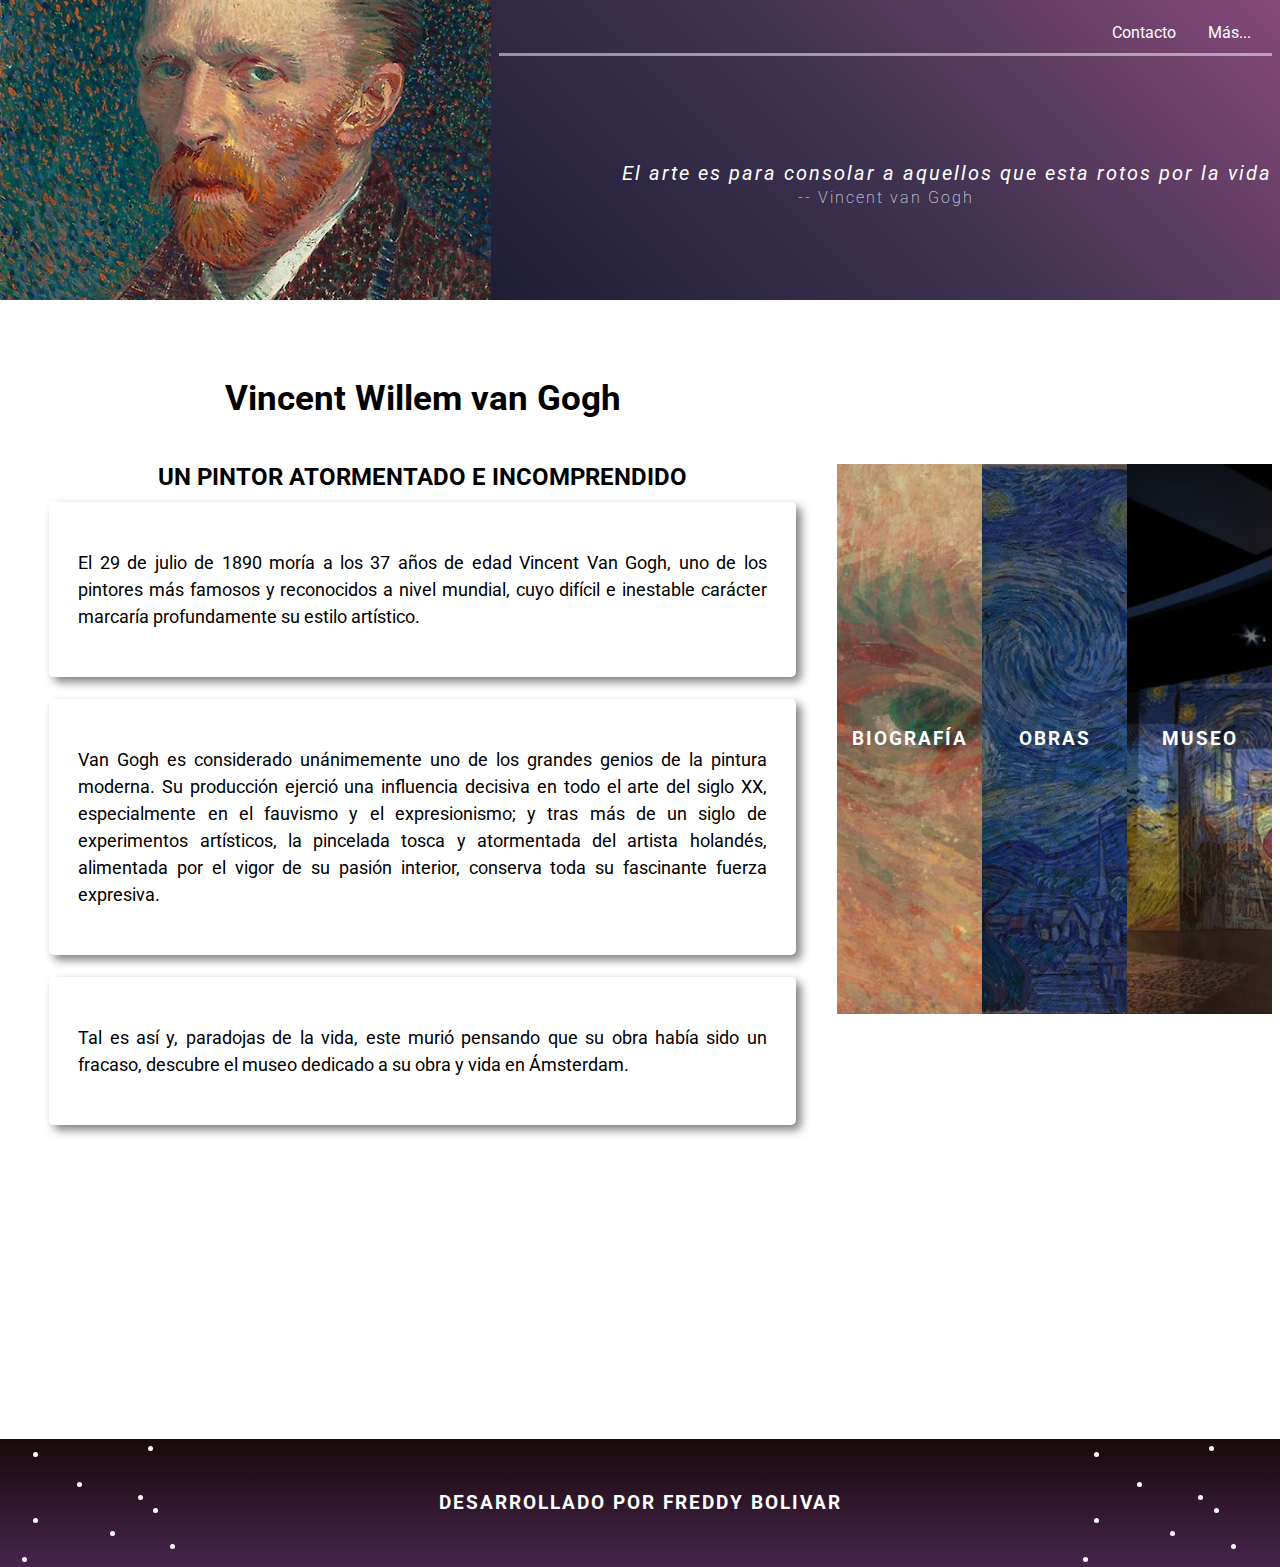
<file: index.html>
<!DOCTYPE html>
<html lang="en">
<head>
    <meta charset="UTF-8">
    <meta name="viewport" content="width=device-width, initial-scale=1.0">
    <title>Vincent van Gogh</title>
    <meta name="description" content="Vincent Van Gogh, uno de los pintores más famosos y reconocidos a nivel mundial, cuyo difícil e inestable carácter marcaría profundamente su estilo artístico.">
    <meta name="keyword" content="Vincent van Gogh, van Gogh, Vincent, Gogh">
    <link rel="preconnect" href="https://fonts.googleapis.com">
    <link rel="preconnect" href="https://fonts.gstatic.com" crossorigin>
    <link href="https://fonts.googleapis.com/css2?family=Roboto:ital,wght@0,100;0,300;0,400;1,100;1,400&display=swap" rel="stylesheet">
    <link rel="icon" href="van gogh's life - 00.ico">
    <link rel="stylesheet" href="styles.css">
</head>
<style>
</style>
<body>
    <header id="header">
        <div class="header-image header-image-activate"></div>
        <div class="header-info">
            <div class="header-menu">
                <nav class="header-menu-list">
                    <a href="mailto:freddybolivar645@gmail.com">Contacto</a>
                    <a href="mas-info.html">Más...</a>
                </nav>
            </div>
            <div class="header-title">
                <blockquote cite="http://example.com/facts">
                    <p class="cite">El arte es para consolar a aquellos que esta rotos por la vida</p>
                    <p class="cite-autor"><span>-- Vincent van Gogh</span></p>
                </blockquote>
            </div>
        </div>
    </header>

    <main class="container">
        <section id="section">
            <article class="article">
                <h1>Vincent Willem van Gogh</h1>

                <h2>un pintor atormentado e incomprendido</h2>
                <p class="article-intro">
                    El 29 de julio de 1890 moría a los 37 años de edad Vincent Van Gogh, uno de los pintores más famosos y reconocidos a nivel mundial, cuyo difícil e inestable carácter marcaría profundamente su estilo artístico.
                </p>
                <p class="article-intro">
                    Van Gogh es considerado unánimemente uno de los grandes genios de la pintura moderna. Su producción ejerció una influencia decisiva en todo el arte del siglo XX, especialmente en el fauvismo y el expresionismo; y tras más de un siglo de experimentos artísticos, la pincelada tosca y atormentada del artista holandés, alimentada por el vigor de su pasión interior, conserva toda su fascinante fuerza expresiva.
                </p>
                <p class="article-intro">
                    Tal es así y, paradojas de la vida, este murió pensando que su obra había sido un fracaso, descubre el museo dedicado a su obra y vida en Ámsterdam.
                </p>
            </article>
            <nav class="nav-s nav-s-activate">
                <a href="biografia.html" class="nav-i">
                    <h3 class="nav-t">Biografía</h3>
                </a>
                <a href="obras.html" class="nav-i">
                    <h3 class="nav-t">Obras</h3>
                </a>
                <a href="museo.html" class="nav-i">
                    <h3 class="nav-t">Museo</h3>
                </a>
            </nav>
            <nav class="cont-3 nav-s-phone">
                <a href="biografia.html" class="p-3">
                    <div class="i"></div>
                    <p>Biografía</p>
                </a>
                <a href="obras.html" class="p-3">
                    <div class="i"></div>
                    <p>Obras</p>

                </a>
                <a href="museo.html" class="p-3">
                    <div class="i"></div>
                    <p>Museo</p>
                </a>
            </nav>
        </section>
    </main>

    <footer id="footer">
        <div class="fondo fondo-left fondo-activate">
            <div class="start-1 start"></div>
            <div class="start-2 start"></div>
            <div class="start-3 start"></div>
            <div class="start-4 start"></div>
            <div class="start-5 start"></div>
            <div class="start-6 start"></div>
            <div class="start-7 start"></div>
            <div class="start-8 start"></div>
            <div class="start-9 start"></div>
        </div>
        <div class="footer-info">
            <h3>Desarrollado por Freddy Bolivar</h3>
        </div>
        <div class="fondo fondo-right fondo-activate">
            <div class="start-1 start"></div>
            <div class="start-2 start"></div>
            <div class="start-3 start"></div>
            <div class="start-4 start"></div>
            <div class="start-5 start"></div>
            <div class="start-6 start"></div>
            <div class="start-7 start"></div>
            <div class="start-8 start"></div>
            <div class="start-9 start"></div>
        </div>
    </footer>
</body>
</html>
</file>
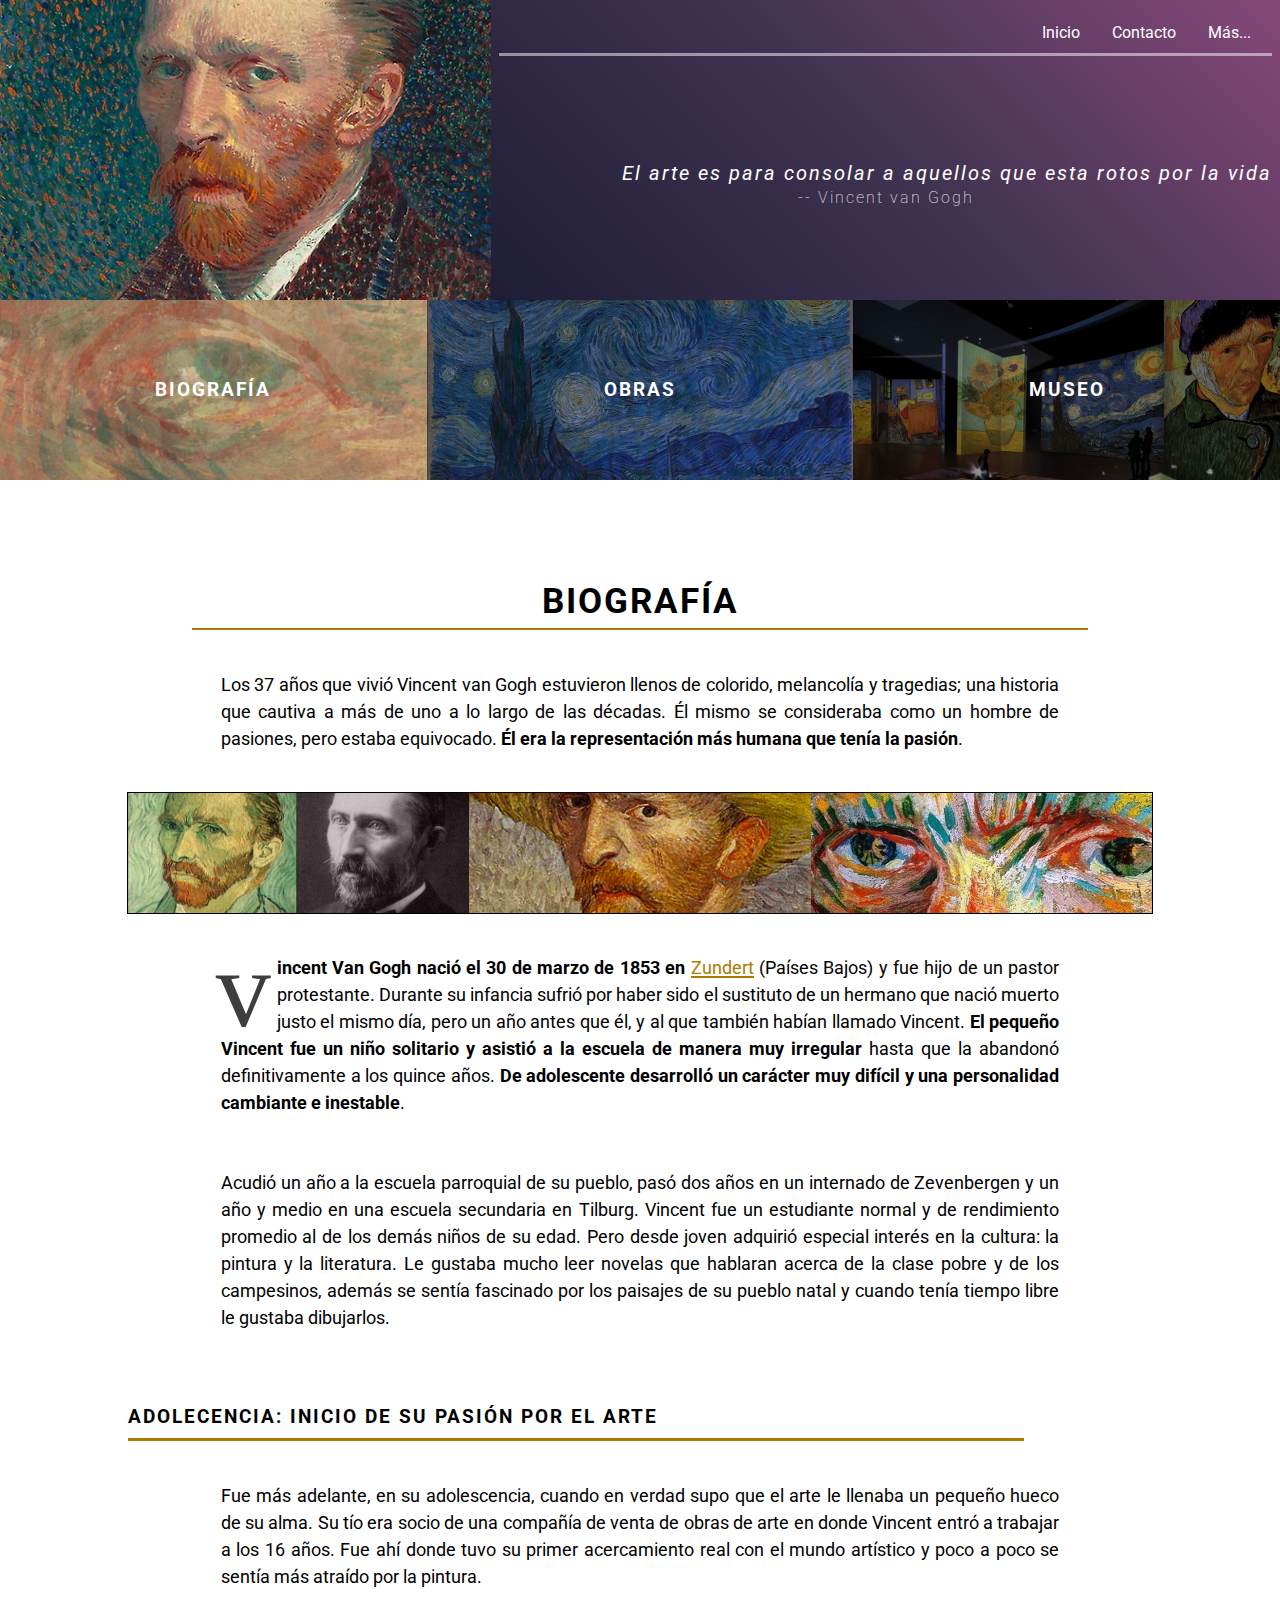
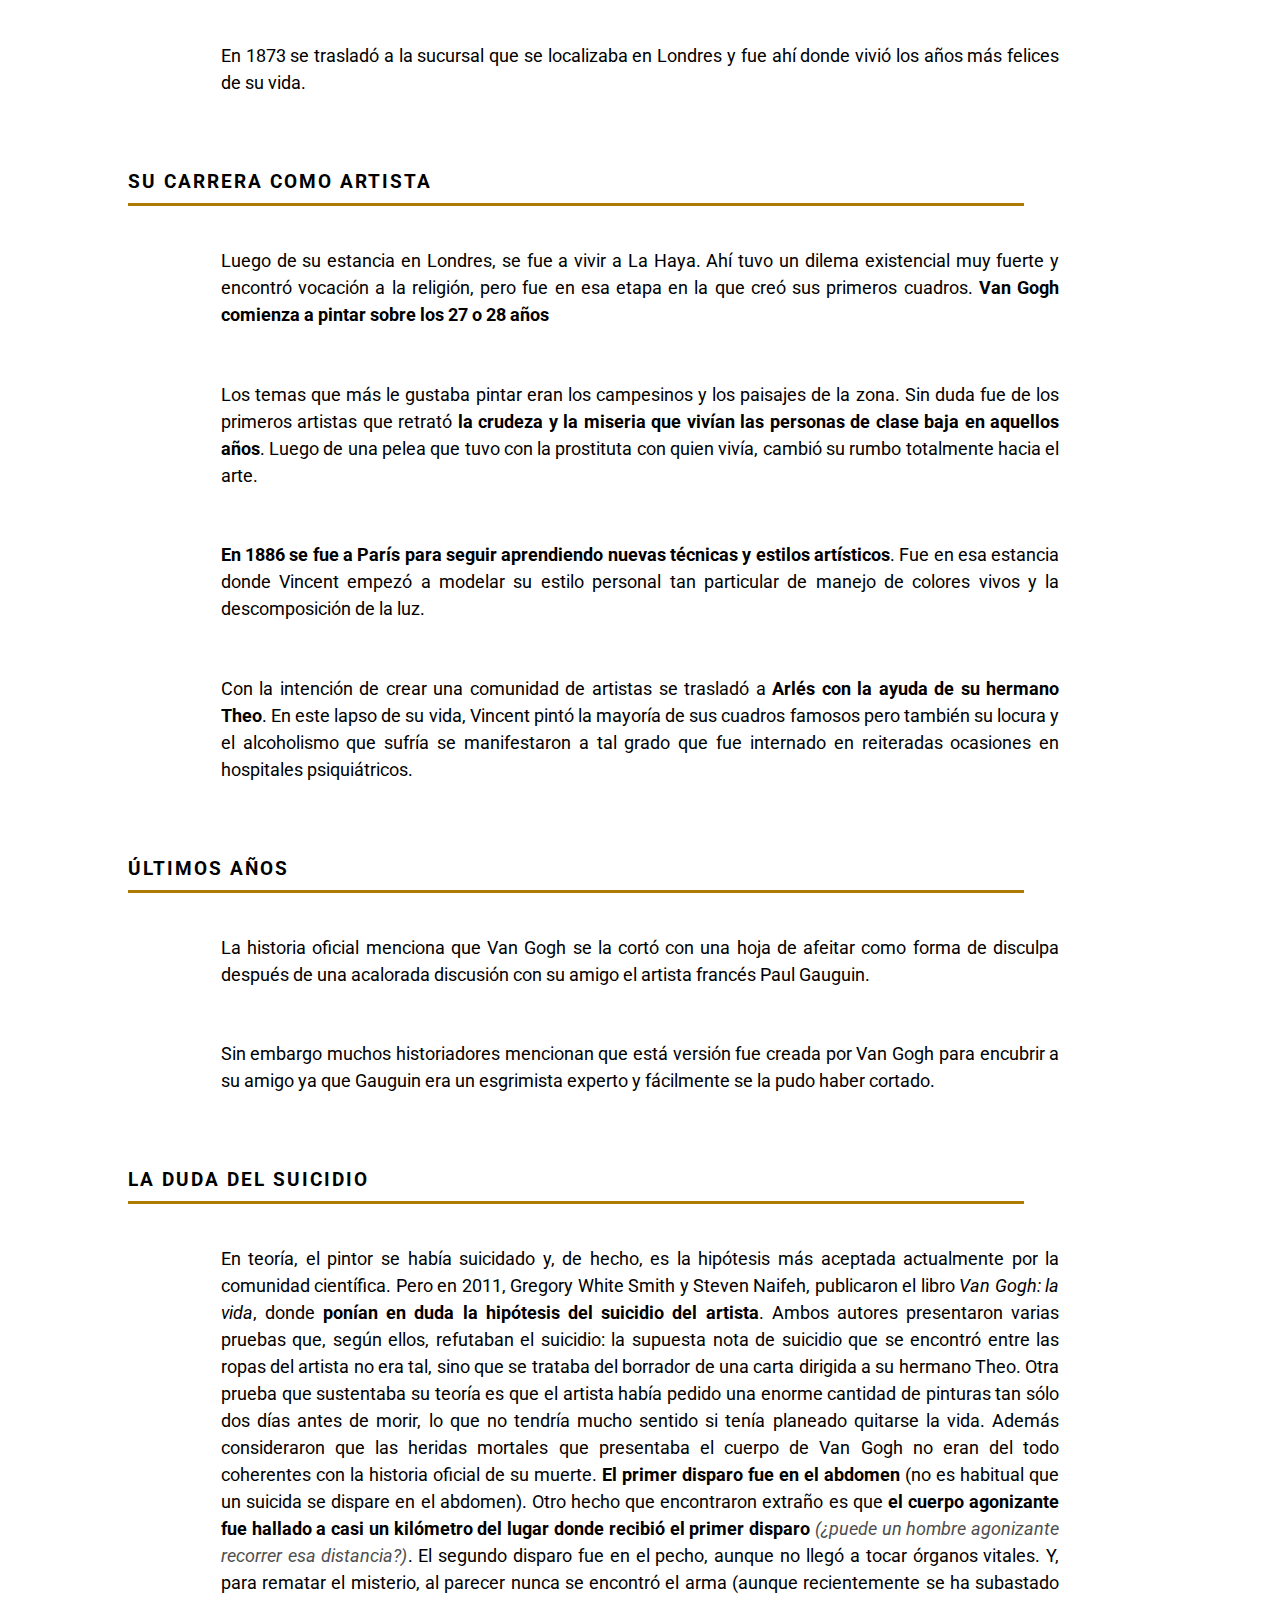
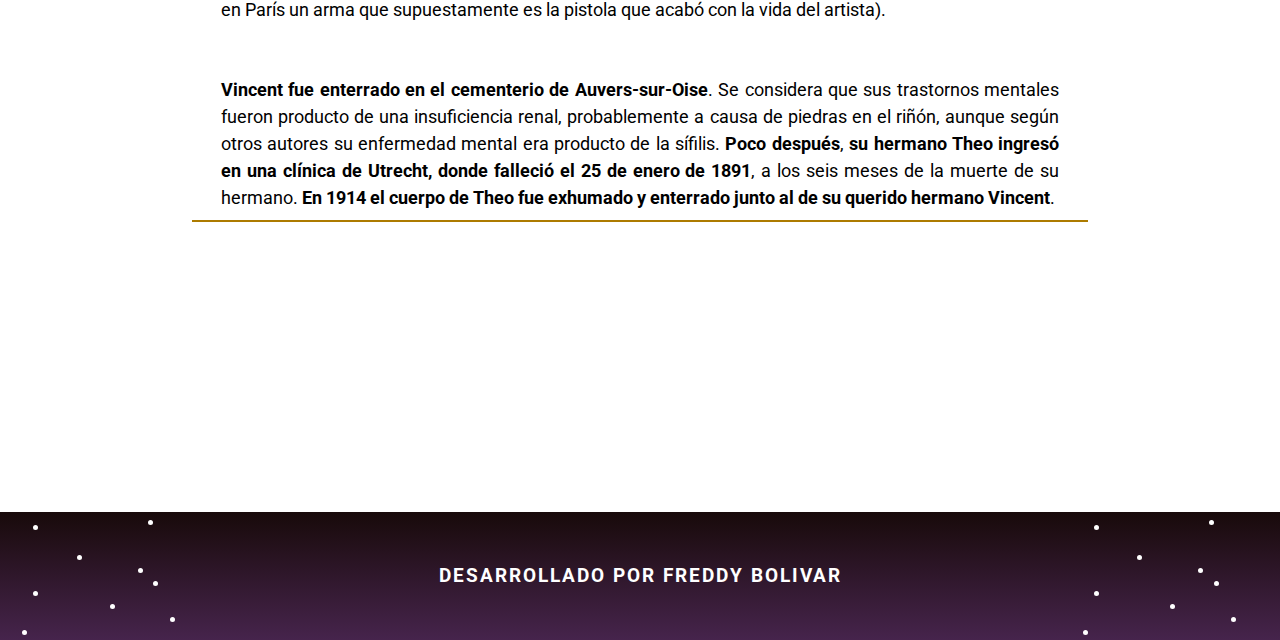
<file: biografia.html>
<!DOCTYPE html>
<html lang="en">
<head>
    <meta charset="UTF-8">
    <meta name="viewport" content="width=device-width, initial-scale=1.0">
    <title>Biografía - Vincent</title>
    <meta name="description" content="Vincent Van Gogh nació el 30 de marzo de 1853 en Zundert">
    <meta name="keyword" content="van Gogh biografía, Vincent biografía, Gogh biografía, biografía van Gogh, biografía Vincent">
    <link rel="preconnect" href="https://fonts.googleapis.com">
    <link rel="preconnect" href="https://fonts.gstatic.com" crossorigin>
    <link href="https://fonts.googleapis.com/css2?family=Roboto:ital,wght@0,100;0,300;0,400;1,100;1,400&display=swap" rel="stylesheet">
    <link rel="icon" href="van gogh's life - 00.ico">
    <link rel="stylesheet" href="styles.css">
    <link rel="stylesheet" href="style-bio.css">
</head>


<body>
    <header id="header">
        <div class="header-image header-image-activate"></div>
        <div class="header-info">
            <div class="header-menu">
                <nav class="header-menu-list">
                    <a href="index.html">Inicio</a>
                    <a href="mailto:freddybolivar645@gmail.com">Contacto</a>
                    <a href="mas-info.html">Más...</a>
                </nav>
            </div>
            <div class="header-title">
                <blockquote cite="http://example.com/facts">
                    <p class="cite">El arte es para consolar a aquellos que esta rotos por la vida</p>
                    <p class="cite-autor"><span>-- Vincent van Gogh</span></p>
                </blockquote>
            </div>
        </div>
    </header>


    <section class="container">
        <div id="section-bio">
            <article class="article-bio">
                <div class="data">
                    <h2>Biografía</h2>
                   <p>
                       Los 37 años que vivió Vincent van Gogh estuvieron llenos de colorido, melancolía y tragedias; una historia que cautiva a más de uno a lo largo de las décadas. Él mismo se consideraba como un hombre de pasiones, pero estaba equivocado. <span style="font-weight: bold;">Él era la representación más humana que tenía la pasión</span>.
                   </p>

                    <div class="cont-bio">
                        <div class="bio-p"></div>
                        <div class="bio-p"></div>
                        <div class="bio-p"></div>
                    </div>
                    <p>
                        V<strong>incent Van Gogh nació el 30 de marzo de 1853 en</strong> <a href="https://viajes.nationalgeographic.com.es/a/conociendo-a-van-gogh-paisajes-que-le-inspiraron_8246" target="_blank">Zundert</a> (Países Bajos) y fue hijo de un pastor protestante. Durante su infancia sufrió por haber sido el sustituto de un hermano que nació muerto justo el mismo día, pero un año antes que él, y al que también habían llamado Vincent. <span>El pequeño Vincent fue un niño solitario y asistió a la escuela de manera muy irregular</span> hasta que la abandonó definitivamente a los quince años. <span>De adolescente desarrolló un carácter muy difícil y una personalidad cambiante e inestable</span>.
                    </p>
                    <p>
                        Acudió un año a la escuela parroquial de su pueblo, pasó dos años en un internado de Zevenbergen y un año y medio en una escuela secundaria en Tilburg. Vincent fue un estudiante normal y de rendimiento promedio al de los demás niños de su edad. Pero desde joven adquirió especial interés en la cultura: la pintura y la literatura. Le gustaba mucho leer novelas que hablaran acerca de la clase pobre y de los campesinos, además se sentía fascinado por los paisajes de su pueblo natal y cuando tenía tiempo libre le gustaba dibujarlos.
                    </p>
                    <h3>ADOLECENCIA: INICIO DE SU PASIÓN POR EL ARTE</h3>
                    <p>Fue más adelante, en su adolescencia, cuando en verdad supo que el arte le llenaba un pequeño hueco de su alma. Su tío era socio de una compañía de venta de obras de arte en donde Vincent entró a trabajar a los 16 años. Fue ahí donde tuvo su primer acercamiento real con el mundo artístico y poco a poco se sentía más atraído por la pintura.</p>
                    <P>
                        En 1873 se trasladó a la sucursal que se localizaba en Londres y fue ahí donde vivió los años más felices de su vida.
                    </P>

                    <h3>SU CARRERA COMO ARTISTA</h3>
                    <p>
                        Luego de su estancia en Londres, se fue a vivir a La Haya. Ahí tuvo un dilema existencial muy fuerte y encontró vocación a la religión, pero fue en esa etapa en la que creó sus primeros cuadros. <strong>Van Gogh comienza a pintar sobre los 27 o 28 años </strong>
                    </p>
                    <p>
                        Los temas que más le gustaba pintar eran los campesinos y los paisajes de la zona. Sin duda fue de los primeros artistas que retrató <span>la crudeza y la miseria que vivían las personas de clase baja en aquellos años</span>. Luego de una pelea que tuvo con la prostituta con quien vivía, cambió su rumbo totalmente hacia el arte.
                    </p>
                    <p>
                        <strong>En 1886 se fue a París para seguir aprendiendo nuevas técnicas y estilos artísticos</strong>. Fue en esa estancia donde Vincent empezó a modelar su estilo personal tan particular de manejo de colores vivos y la descomposición de la luz.
                    </p>
                    <p>
                        Con la intención de crear una comunidad de artistas se trasladó a <strong>Arlés con la ayuda de su hermano Theo</strong>. En este lapso de su vida, Vincent pintó la mayoría de sus cuadros famosos pero también su locura y el alcoholismo que sufría se manifestaron a tal grado que fue internado en reiteradas ocasiones en hospitales psiquiátricos.
                    </p>
                    <h3>ÚLTIMOS AÑOS</h3>
                    <p>
                        La historia oficial menciona que Van Gogh se la cortó con una hoja de afeitar como forma de disculpa después de una acalorada discusión con su amigo el artista francés Paul Gauguin.
                    </p>
                    <p>
                        Sin embargo muchos historiadores mencionan que está versión fue creada por Van Gogh para encubrir a su amigo ya que Gauguin era un esgrimista experto y fácilmente se la pudo haber cortado.
                    </p>

                    <h3>LA DUDA DEL SUICIDIO</h3>
                    <p>
                        En teoría, el pintor se había suicidado y, de hecho, es la hipótesis más aceptada actualmente por la comunidad científica. Pero en 2011, Gregory White Smith y Steven Naifeh, publicaron el libro <span  style="font-weight: normal; font-style: italic;">Van Gogh: la vida</span>, donde <strong>ponían en duda la hipótesis del suicidio del artista</strong>. Ambos autores presentaron varias pruebas que, según ellos, refutaban el suicidio: la supuesta nota de suicidio que se encontró entre las ropas del artista no era tal, sino que se trataba del borrador de una carta dirigida a su hermano Theo. Otra prueba que sustentaba su teoría es que el artista había pedido una enorme cantidad de pinturas tan sólo dos días antes de morir, lo que no tendría mucho sentido si tenía planeado quitarse la vida. Además consideraron que las heridas mortales que presentaba el cuerpo de Van Gogh no eran del todo coherentes con la historia oficial de su muerte. <span>El primer disparo fue en el abdomen</span> (no es habitual que un suicida se dispare en el abdomen). Otro hecho que encontraron extraño es que <span>el cuerpo agonizante fue hallado a casi un kilómetro del lugar donde recibió el primer disparo</span> <span style="font-weight:normal; font-style:italic; color: #4e4e4e;">(¿puede un hombre agonizante recorrer esa distancia?)</span>. El segundo disparo fue en el pecho, aunque no llegó a tocar órganos vitales. Y, para rematar el misterio, al parecer nunca se encontró el arma (aunque recientemente se ha subastado en París un arma que supuestamente es la pistola que acabó con la vida del artista).
                    </p>
                    <p>
                        <strong>Vincent fue enterrado en el cementerio de Auvers-sur-Oise</strong>. Se considera que sus trastornos mentales fueron producto de una insuficiencia renal, ​probablemente a causa de piedras en el riñón, aunque según otros autores su enfermedad mental era producto de la sífilis. <span>Poco después</span>,  <strong>su hermano Theo ingresó en una clínica de Utrecht, donde falleció el 25 de enero de 1891</strong>, a los seis meses de la muerte de su hermano. <strong>En 1914 el cuerpo de Theo fue exhumado y enterrado junto al de su querido hermano Vincent</strong>.
                    </p>
                </div>
            </article>
            <nav class="nav-s nav-s-activate">
                <a href="biografia.html" class="nav-i">
                    <h3 class="nav-t">Biografía</h3>
                </a>
                <a href="obras.html" class="nav-i">
                    <h3 class="nav-t">Obras</h3>
                </a>
                <a href="museo.html" class="nav-i">
                    <h3 class="nav-t">Museo</h3>
                </a>
            </nav>
            <nav class="cont-3 nav-s-phone">
                <a href="biografia.html" class="p-3">
                    <div class="i"></div>
                    <p>Biografía</p>
                </a>
                <a href="obras.html" class="p-3">
                    <div class="i"></div>
                    <p>Obras</p>

                </a>
                <a href="museo.html" class="p-3">
                    <div class="i"></div>
                    <p>Museo</p>
                </a>
            </nav>
        </div>
    </section>

    <footer id="footer">
        <div class="fondo fondo-left fondo-activate">
            <div class="start-1 start"></div>
            <div class="start-2 start"></div>
            <div class="start-3 start"></div>
            <div class="start-4 start"></div>
            <div class="start-5 start"></div>
            <div class="start-6 start"></div>
            <div class="start-7 start"></div>
            <div class="start-8 start"></div>
            <div class="start-9 start"></div>
        </div>
        <div class="footer-info">
            <h3>Desarrollado por Freddy Bolivar</h3>
        </div>
        <div class="fondo fondo-right fondo-activate">
            <div class="start-1 start"></div>
            <div class="start-2 start"></div>
            <div class="start-3 start"></div>
            <div class="start-4 start"></div>
            <div class="start-5 start"></div>
            <div class="start-6 start"></div>
            <div class="start-7 start"></div>
            <div class="start-8 start"></div>
            <div class="start-9 start"></div>
        </div>
    </footer>
</body>
</html>
</file>
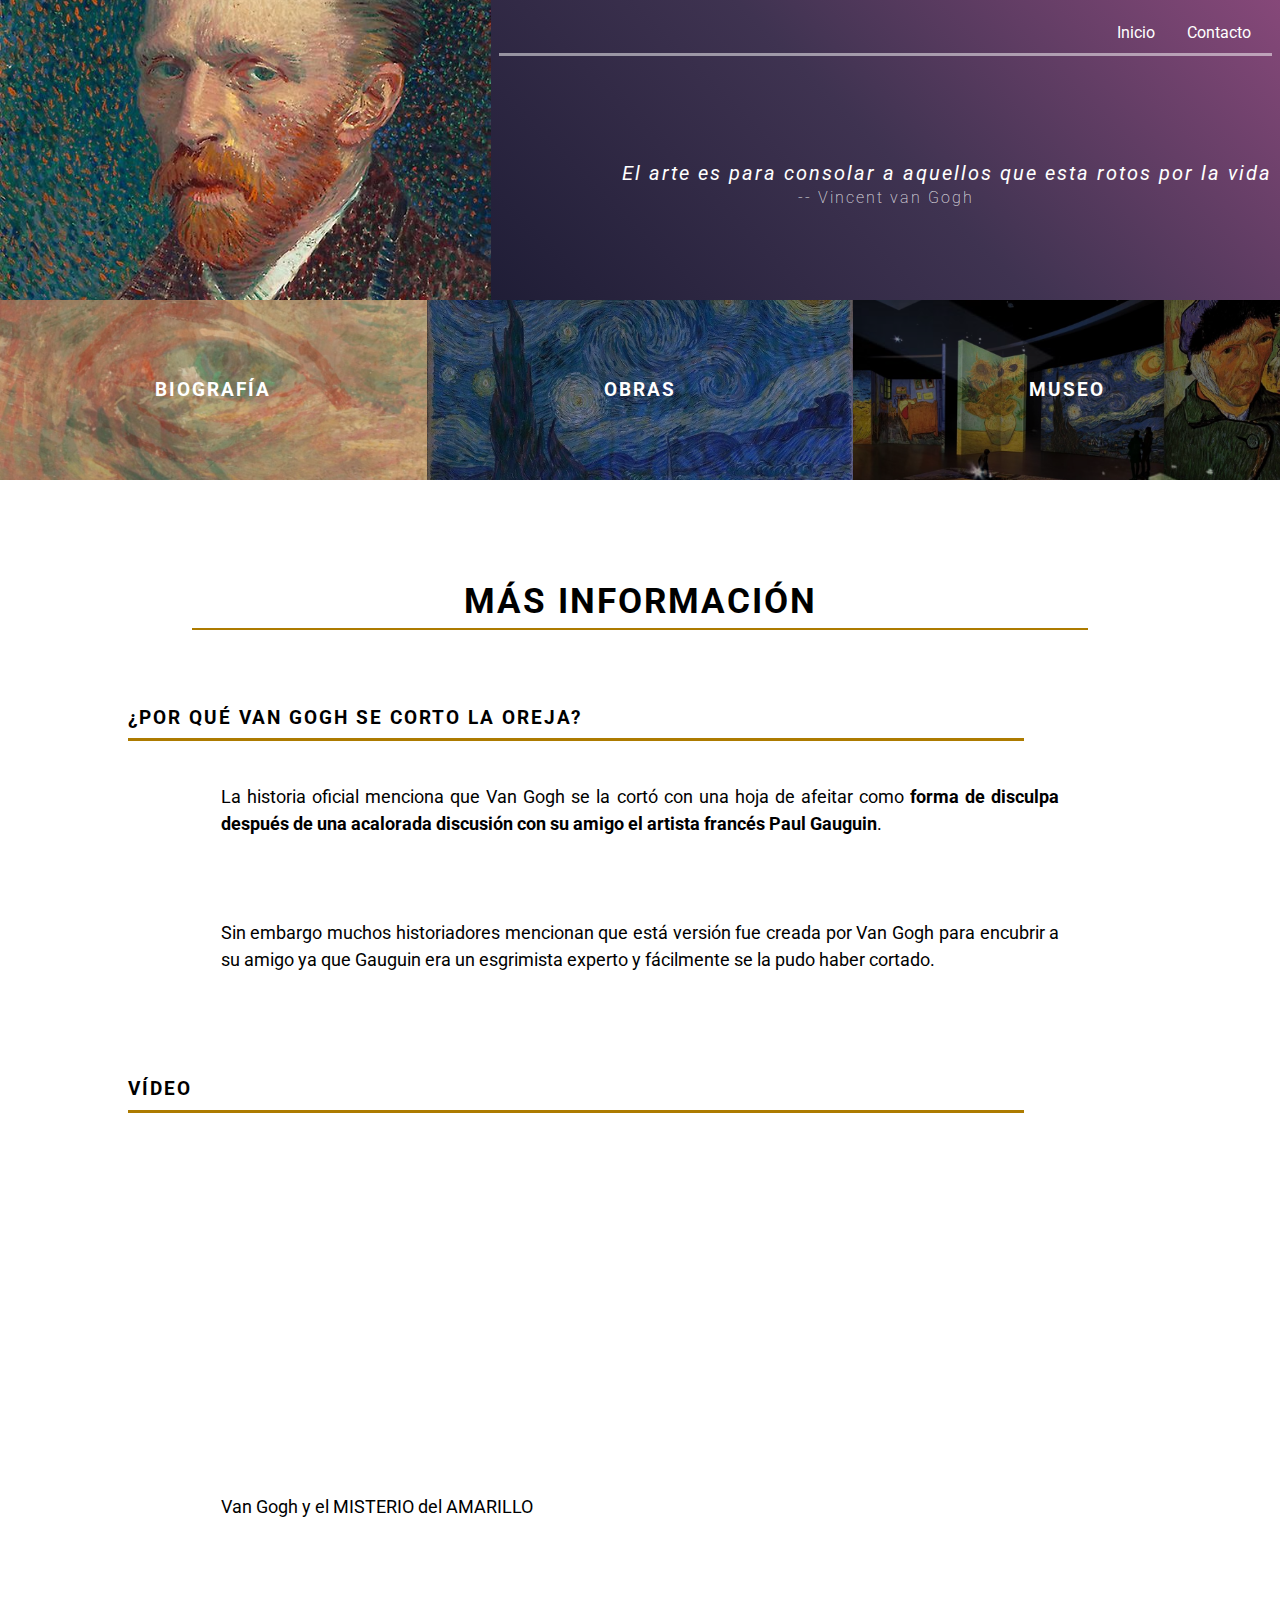
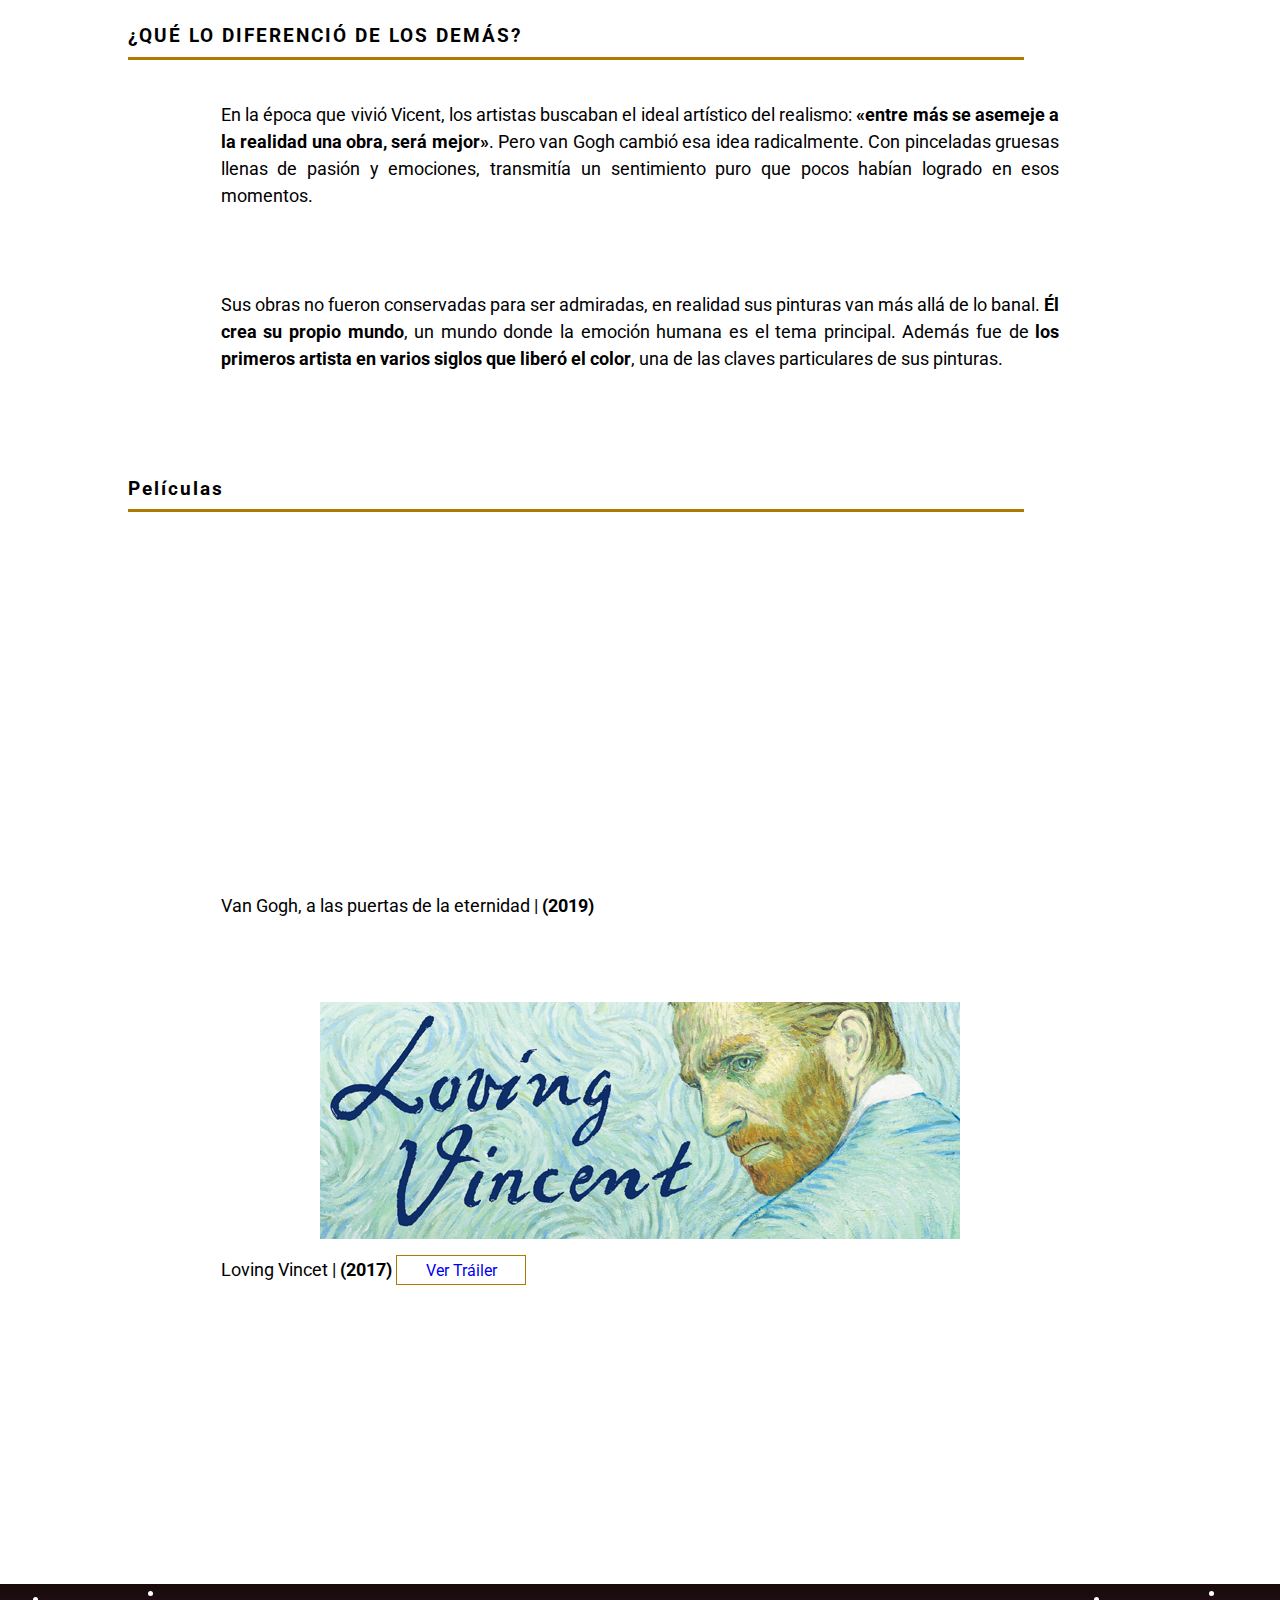
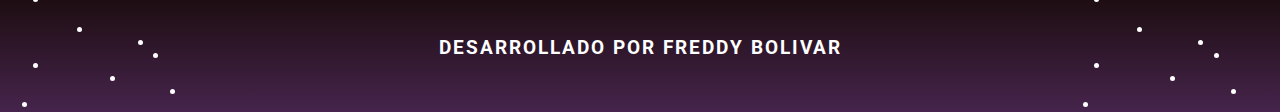
<file: mas-info.html>
<!DOCTYPE html>
<html lang="en">
<head>
    <meta charset="UTF-8">
    <meta name="viewport" content="width=device-width, initial-scale=1.0">
    <title>Información adicional - Vincent</title>
    <meta name="description" content="más de 800 cuadros en nueve años como pintor">
    <meta name="keyword" content="van Gogh curiosidades, Vincent curiosidades, Gogh curiosidades, curiosidades van Gogh, van Gogh peliculas, Vincent peliculas, Gogh peliculas, peliculas van Gogh">
    <link rel="preconnect" href="https://fonts.googleapis.com">
    <link rel="preconnect" href="https://fonts.gstatic.com" crossorigin>
    <link href="https://fonts.googleapis.com/css2?family=Roboto:ital,wght@0,100;0,300;0,400;1,100;1,400&display=swap" rel="stylesheet">

    <link rel="icon" href="van gogh's life - 00.ico">
    <link rel="stylesheet" href="styles.css">
     <link rel="stylesheet" href="styles-museo.css">
     <link rel="stylesheet" href="styles-mas-info.css">

</head>
<body>
    <header id="header">
        <div class="header-image header-image-activate"></div>
        <div class="header-info">
            <div class="header-menu">
                <nav class="header-menu-list">
                    <a href="index.html">Inicio</a>
                    <a href="mailto:freddybolivar645@gmail.com">Contacto</a>
                </nav>
            </div>
            <div class="header-title">
                <blockquote cite="http://example.com/facts">
                    <p class="cite">El arte es para consolar a aquellos que esta rotos por la vida</p>
                    <p class="cite-autor"><span>-- Vincent van Gogh</span></p>
                </blockquote>
            </div>
        </div>
    </header>

    <section class="container">
        <div id="section-museo">
            <article class="article-museo">
                <div class="data">
                    <h2 class="data-title">Más información</h2>
                    <h3>¿POR QUÉ VAN GOGH SE CORTO LA OREJA?</h3>
                   <p class="data-p">
                       La historia oficial menciona que Van Gogh se la cortó con una hoja de afeitar como <span>forma de disculpa después de una acalorada discusión con su amigo el artista francés Paul Gauguin</span>.
                   </p>
                   <p class="data-p">
                       Sin embargo muchos historiadores mencionan que está versión fue creada por Van Gogh para encubrir a su amigo ya que Gauguin era un esgrimista experto y fácilmente se la pudo haber cortado.
                   </p>
                   <h3>VÍDEO</h3>
                   <figure class="data-p">
                        <iframe height="315" src="https://www.youtube.com/embed/QQ9NAFLfbSI" title="YouTube video player" frameborder="0" allow="accelerometer; autoplay; clipboard-write; encrypted-media; gyroscope; picture-in-picture" allowfullscreen></iframe>
                       <figcaption>Van Gogh y el MISTERIO del AMARILLO</figcaption>
                   </figure>

                   <h3>¿QUÉ LO DIFERENCIÓ DE LOS DEMÁS?</h3>
                    <p class="data-p">
                        En la época que vivió Vicent, los artistas buscaban el ideal artístico del realismo: <span>«entre más se asemeje a la realidad una obra, será mejor»</span>. Pero van Gogh cambió esa idea radicalmente. Con pinceladas gruesas llenas de pasión y emociones, transmitía un sentimiento puro que pocos habían logrado en esos momentos.
                    </p>
                    <p class="data-p">
                        Sus obras no fueron conservadas para ser admiradas, en realidad sus pinturas van más allá de lo banal. <span>Él crea su propio mundo</span>, un mundo donde la emoción humana es el tema principal. Además fue de <span>los primeros artista en varios siglos que liberó el color</span>, una de las claves particulares de sus pinturas.
                    </p>


                   <h3>Películas</h3>
                   <figure class="data-p">
                        <iframe src="https://www.youtube.com/embed/-SusXKrzuwM" title="YouTube video player" frameborder="0" allow="accelerometer; autoplay; clipboard-write; encrypted-media; gyroscope; picture-in-picture" allowfullscreen></iframe>
                       <figcaption>Van Gogh, a las puertas de la eternidad | <span style="font-weight:bold;">(2019)</span></figcaption>
                   </figure>

                   <figure class="data-p">
                       <img src="loving-vincent2.jpg" alt="Pelicula Loving Vincent">
                       <figcaption>Loving Vincet | <span style="font-weight:bold;">(2017)</span>
                         <a href="https://www.youtube.com/watch?v=vE4_cjCYg1I" target="_blank" class="data-p-enlace-2"><span>Ver</span> Tráiler</a>
                    </figcaption>
                   </figure>
                </div>
            </article>
            <nav class="nav-s nav-s-activate">
                <a href="biografia.html" class="nav-i">
                    <h3 class="nav-t">Biografía</h3>
                </a>
                <a href="obras.html" class="nav-i">
                    <h3 class="nav-t">Obras</h3>
                </a>
                <a href="museo.html" class="nav-i">
                    <h3 class="nav-t">Museo</h3>
                </a>
            </nav>
            <nav class="cont-3 nav-s-phone">
                <a href="biografia.html" class="p-3">
                    <div class="i"></div>
                    <p>Biografía</p>
                </a>
                <a href="obras.html" class="p-3">
                    <div class="i"></div>
                    <p>Obras</p>

                </a>
                <a href="museo.html" class="p-3">
                    <div class="i"></div>
                    <p>Museo</p>
                </a>
            </nav>
        </div>
    </section>

    <footer id="footer">
        <div class="fondo fondo-left fondo-activate">
            <div class="start-1 start"></div>
            <div class="start-2 start"></div>
            <div class="start-3 start"></div>
            <div class="start-4 start"></div>
            <div class="start-5 start"></div>
            <div class="start-6 start"></div>
            <div class="start-7 start"></div>
            <div class="start-8 start"></div>
            <div class="start-9 start"></div>
        </div>
        <div class="footer-info">
            <h3>Desarrollado por Freddy Bolivar</h3>
        </div>
        <div class="fondo fondo-right fondo-activate">
            <div class="start-1 start"></div>
            <div class="start-2 start"></div>
            <div class="start-3 start"></div>
            <div class="start-4 start"></div>
            <div class="start-5 start"></div>
            <div class="start-6 start"></div>
            <div class="start-7 start"></div>
            <div class="start-8 start"></div>
            <div class="start-9 start"></div>
        </div>
    </footer>
</body>
</html>
</file>
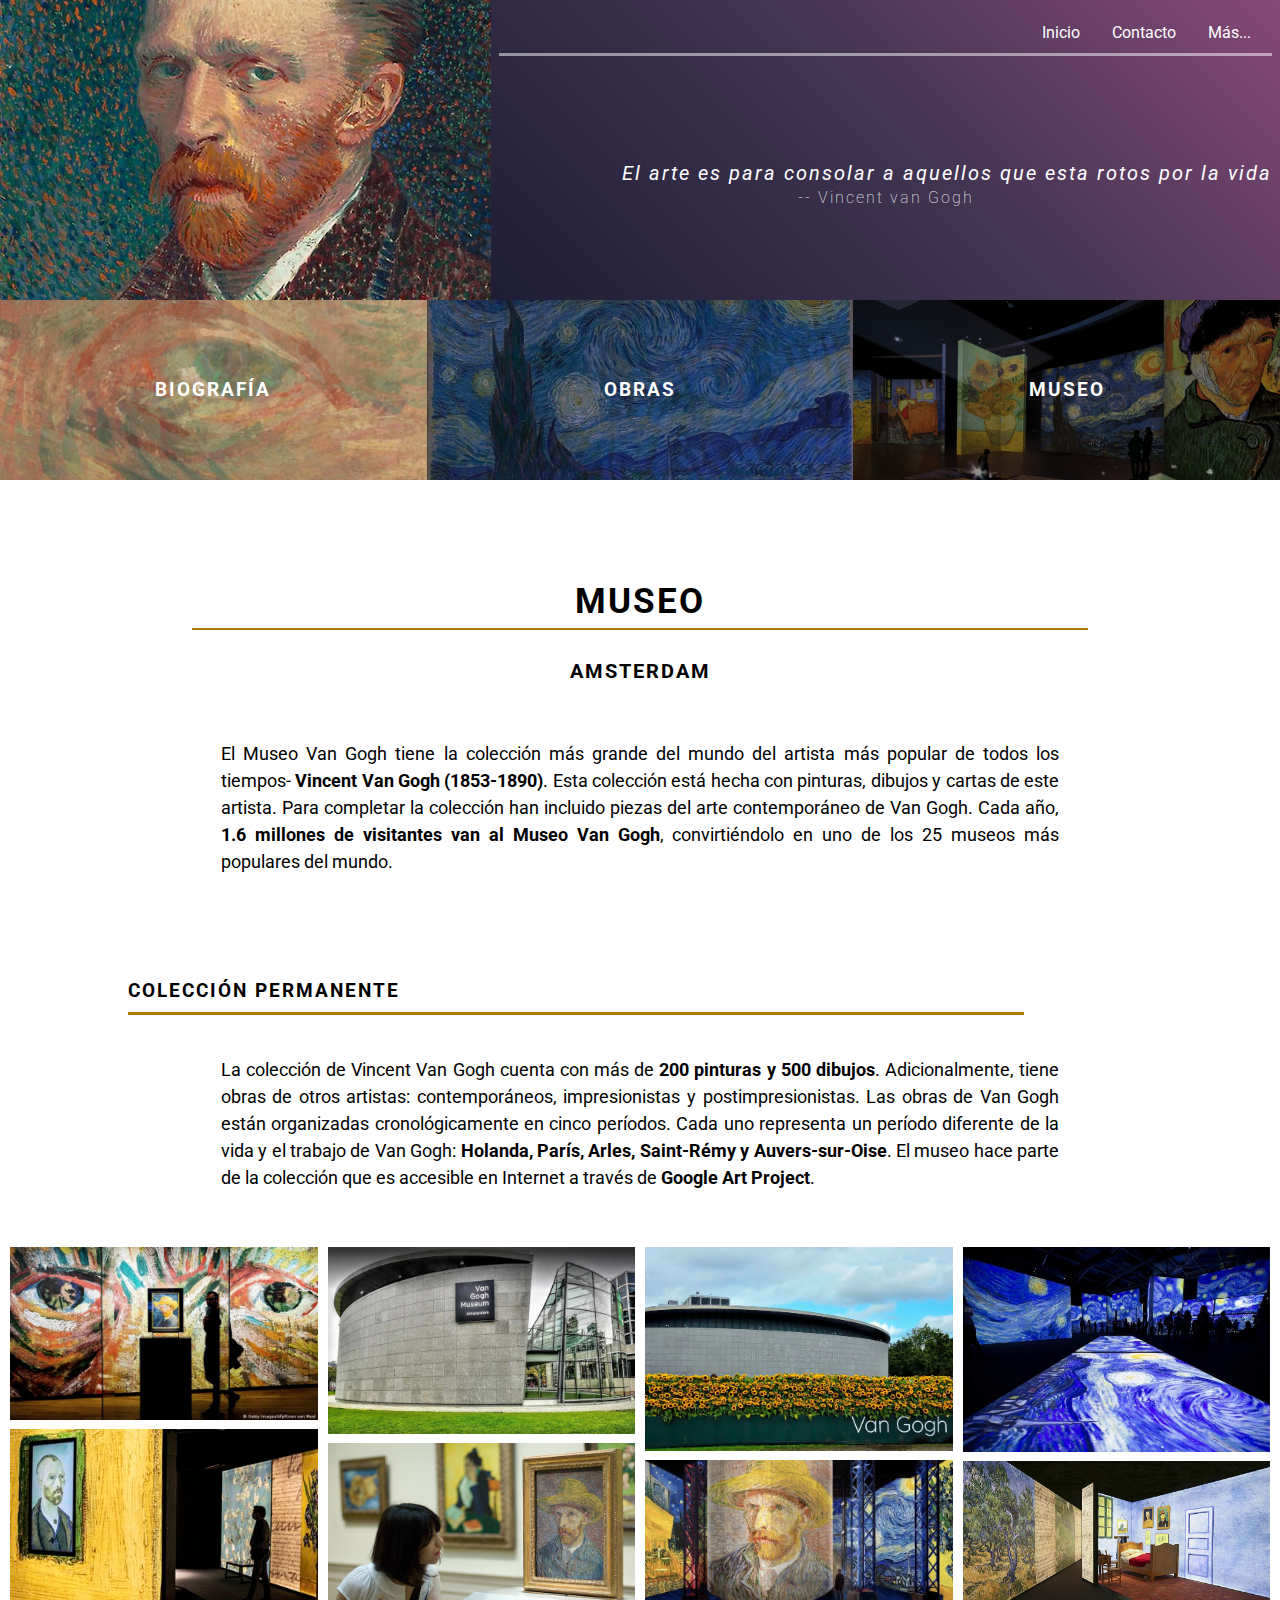
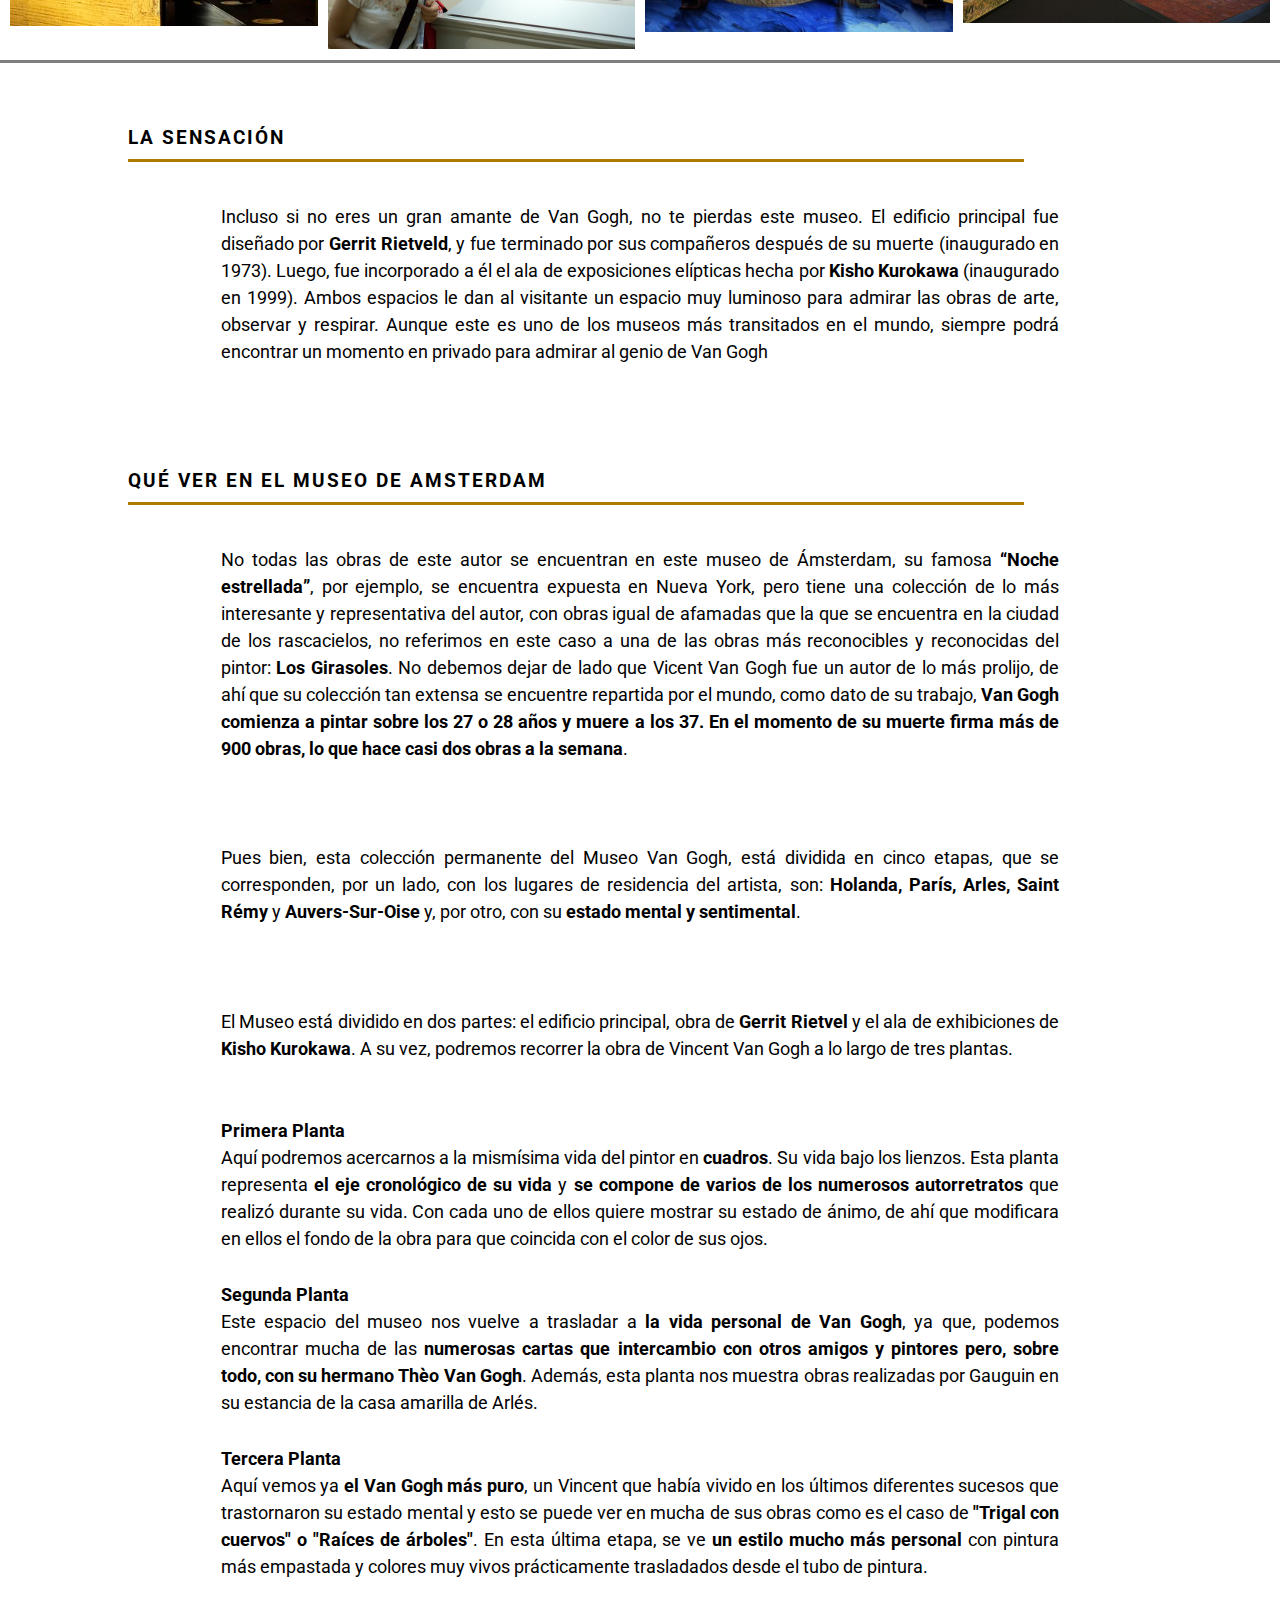
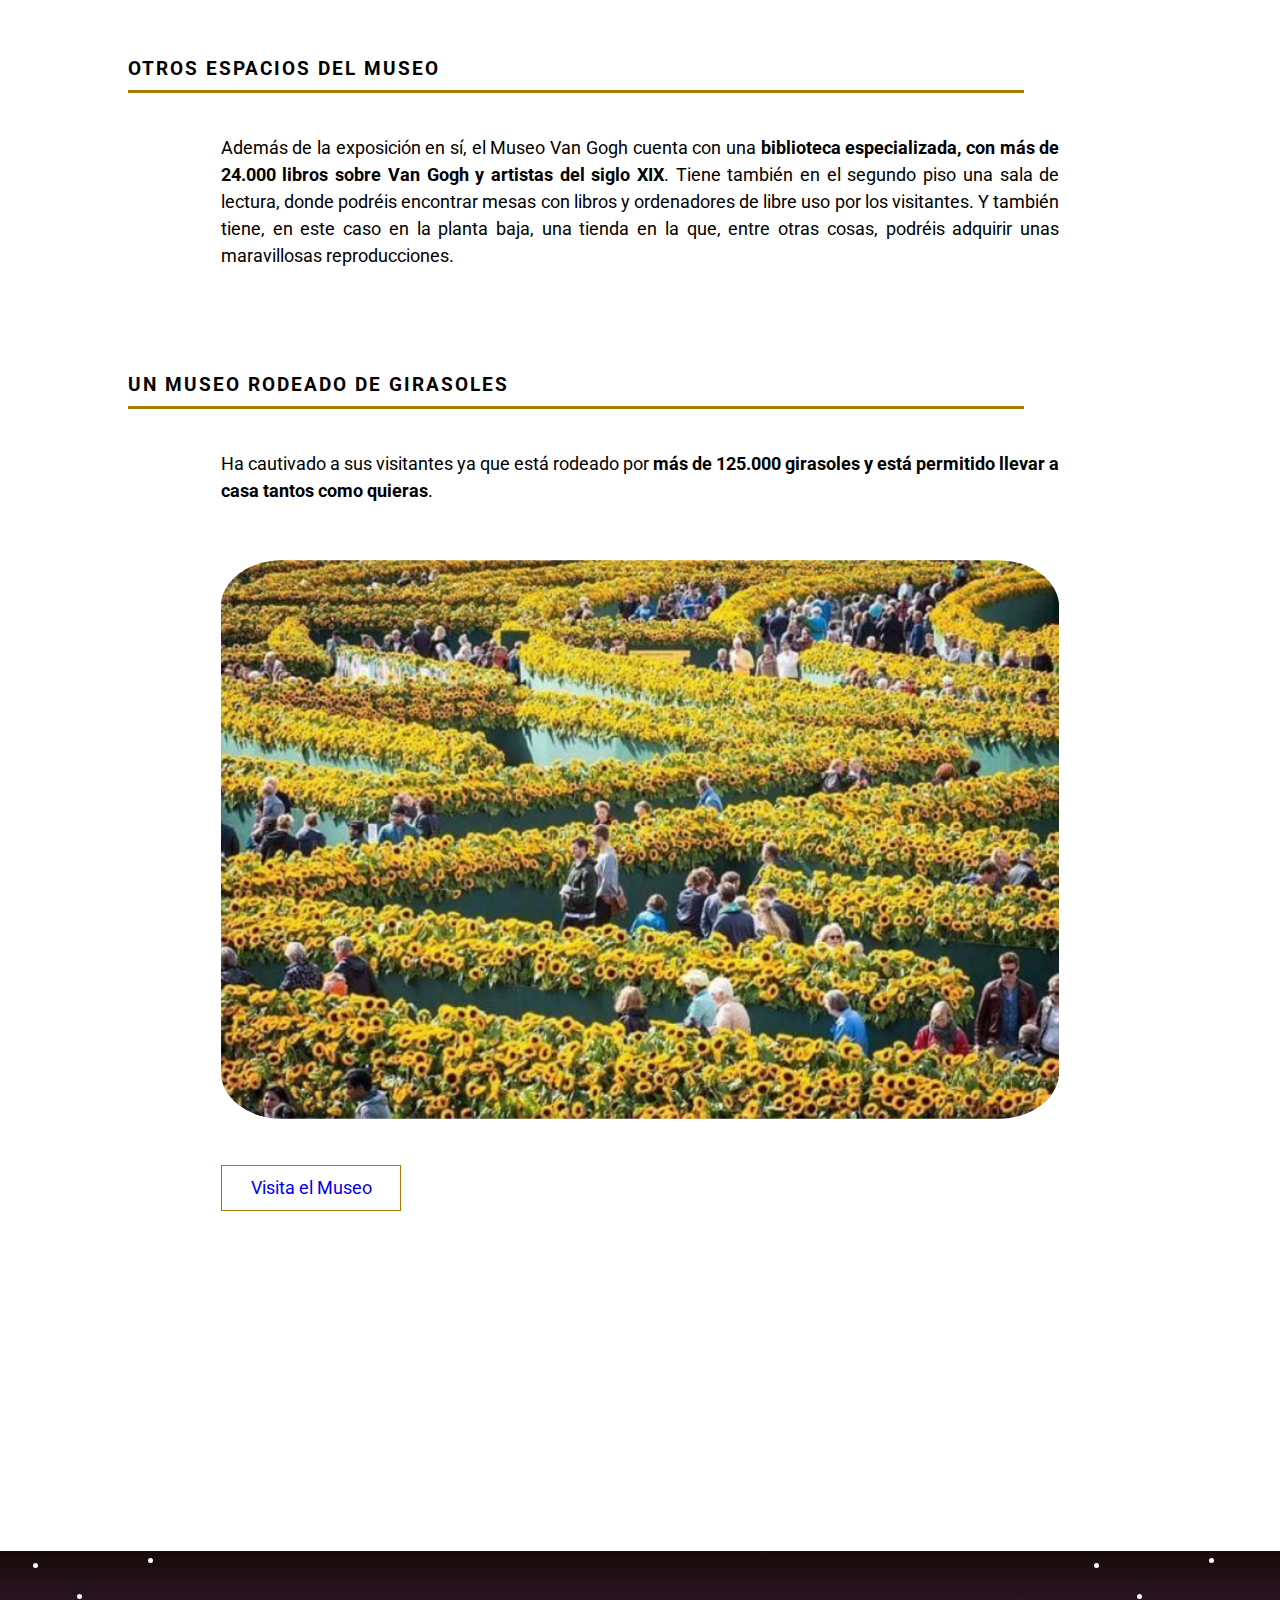
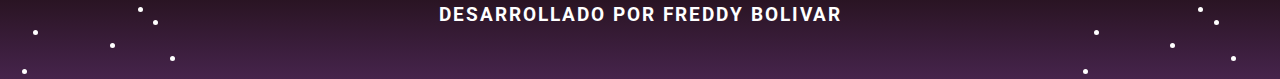
<file: museo.html>
<!DOCTYPE html>
<html lang="en">
<head>
    <meta charset="UTF-8">
    <meta name="viewport" content="width=device-width, initial-scale=1.0">
    <title>Museo - Vincent</title>
    <meta name="description" content="El Museo Van Gogh tiene la colección más grande del mundo del artista más popular de todos los tiempos">
    <meta name="keyword" content="van Gogh museo, Vincent museo, Gogh museo, museo van Gogh, museo Vincent">
    <link rel="preconnect" href="https://fonts.googleapis.com">
    <link rel="preconnect" href="https://fonts.gstatic.com" crossorigin>
    <link href="https://fonts.googleapis.com/css2?family=Roboto:ital,wght@0,100;0,300;0,400;1,100;1,400&display=swap" rel="stylesheet">

    <link rel="icon" href="van gogh's life - 00.ico">
    <link rel="stylesheet" href="styles.css">
    <link rel="stylesheet" href="styles-museo.css">

</head>

<body>
    <header id="header">
        <div class="header-image header-image-activate"></div>
        <div class="header-info">
            <div class="header-menu">
                <nav class="header-menu-list">
                    <a href="index.html">Inicio</a>
                    <a href="mailto:freddybolivar645@gmail.com">Contacto</a>
                    <a href="mas-info.html">Más...</a>
                </nav>
            </div>
            <div class="header-title">
                <blockquote cite="http://example.com/facts">
                    <p class="cite">El arte es para consolar a aquellos que esta rotos por la vida</p>
                    <p class="cite-autor"><span>-- Vincent van Gogh</span></p>
                </blockquote>
            </div>
        </div>
    </header>

    <section class="container c-m">
        <div id="section-museo">
            <article class="article-museo">
                <div class="data">
                    <h2 class="data-title">Museo</h2>
                    <h4 class="data-subtitle">Amsterdam</h4>

                    <p class="data-p">
                        El Museo Van Gogh tiene la colección más grande del mundo del artista más popular de todos los tiempos- <span>Vincent Van Gogh (1853-1890)</span>. Esta colección está hecha con pinturas, dibujos y cartas de este artista. Para completar la colección han incluido piezas del arte contemporáneo de Van Gogh. Cada año, <span>1.6 millones de visitantes van al Museo Van Gogh</span>, convirtiéndolo en uno de los 25 museos más populares del mundo.
                    </p>
                    <h3>COLECCIÓN PERMANENTE</h3>
                    <p class="data-p">
                        La colección de Vincent Van Gogh cuenta con más de <span>200 pinturas y 500 dibujos</span>. Adicionalmente, tiene obras de otros artistas: contemporáneos, impresionistas y postimpresionistas. Las obras de Van Gogh están organizadas cronológicamente en cinco períodos. Cada uno representa un período diferente de la vida y el trabajo de Van Gogh: <span>Holanda, París, Arles, Saint-Rémy y Auvers-sur-Oise</span>. El museo hace parte de la colección que es accesible en Internet a través de <span>Google Art Project</span>.
                    </p>

                </div>

                <div class="data-2-img">
                    <div class="row">
                        <div class="column">
                            <img src="18283061_303.jpg" alt="Imagen del museo de Van Gogh">
                            <img src="V7ZCC6MELVD4XDV5GXBB66JOMU.jpg" alt="Imagen del museo de Van Gogh">
                        </div>
                        <div class="column">
                            <img src="Amsterdam-Museo-vanGogh.jpg" alt="Imagen del museo de Van Gogh">

                            <img src="9315713248_ea12dfd4f4_c.jpg" alt="Imagen del museo de Van Gogh">
                        </div>
                        <div class="column">
                            <img src="la-nueva-entrada-de-van-gogh-museum-con-el-labyr-del-girasol-61719366.jpg" alt="Imagen del museo de Van Gogh">

                            <img src="34B04709-0F95-44A2-A2FA-1A3B1080D08D.jpeg" alt="Imagen del museo de Van Gogh">
                        </div>
                        <div class="column">
                            <img src="L2FPJJPHOVAOJCLKMZ64ZUNASE.jpg" alt="Imagen del museo de Van Gogh">
                            <img src="meet-vincent-van-gogh.jpeg" alt="Imagen del museo de Van Gogh">
                        </div>
                    </div>
                </div>
                <div class="data">
                    <h3>LA SENSACIÓN</h3>
                    <p class="data-p">
                        Incluso si no eres un gran amante de Van Gogh, no te pierdas este museo. El edificio principal fue diseñado por <span>Gerrit Rietveld</span>, y fue terminado por sus compañeros después de su muerte (inaugurado en 1973). Luego, fue incorporado a él el ala de exposiciones elípticas hecha por <span>Kisho Kurokawa</span> (inaugurado en 1999). Ambos espacios le dan al visitante un espacio muy luminoso para admirar las obras de arte, observar y respirar. Aunque este es uno de los museos más transitados en el mundo, siempre podrá encontrar un momento en privado para admirar al genio de Van Gogh
                    </p>
                    <h3>QUÉ VER EN EL MUSEO DE AMSTERDAM</h3>
                    <p class="data-p">
                        No todas las obras de este autor se encuentran en este museo de Ámsterdam, su famosa <span>“Noche estrellada”</span>, por ejemplo, se encuentra expuesta en Nueva York, pero tiene una colección de lo más interesante y representativa del autor, con obras igual de afamadas que la que se encuentra en la ciudad de los rascacielos, no referimos en este caso a una de las obras más reconocibles y reconocidas del pintor: <span>Los Girasoles</span>. No debemos dejar de lado que Vicent Van Gogh fue un autor de lo más prolijo, de ahí que su colección tan extensa se encuentre repartida por el mundo, como dato de su trabajo, <strong>Van Gogh comienza a pintar sobre los 27 o 28 años y muere a los 37. En el momento de su muerte firma más de 900 obras, lo que hace casi dos obras a la semana</strong>.
                    </p>
                    <p class="data-p">
                        Pues bien, esta colección permanente del Museo Van Gogh, está dividida en cinco etapas, que se corresponden, por un lado, con los lugares de residencia del artista, son: <span>Holanda, París, Arles, Saint Rémy</span> y <span>Auvers-Sur-Oise</span> y, por otro, con su <span>estado mental y sentimental</span>.
                    </p>
                    <p class="data-p">
                        El Museo está dividido en dos partes: el edificio principal, obra de <span>Gerrit Rietvel</span> y el ala de exhibiciones de <span>Kisho Kurokawa</span>. A su vez, podremos recorrer la obra de Vincent Van Gogh a lo largo de tres plantas.
                    </p>
                    <dl class="data-p">
                        <dt><span>Primera Planta</span></dt>
                        <dd>Aquí podremos acercarnos a la mismísima vida del pintor en <span>cuadros</span>. Su vida bajo los lienzos. Esta planta representa <span>el eje cronológico de su vida</span> y <span>se compone de varios de los numerosos autorretratos</span> que realizó durante su vida. Con cada uno de ellos quiere mostrar su estado de ánimo, de ahí que modificara en ellos el fondo de la obra para que coincida con el color de sus ojos.</dd>
                    </dl>
                    <dl class="data-p">
                        <dt><span>Segunda Planta</span></dt>
                        <dd>Este espacio del museo nos vuelve a trasladar a <span>la vida personal de Van Gogh</span>, ya que, podemos encontrar mucha de las <span>numerosas cartas que intercambio con otros amigos y pintores pero, sobre todo, con su hermano Thèo Van Gogh</span>. Además, esta planta nos muestra obras realizadas por Gauguin en su estancia de la casa amarilla de Arlés.</dd>
                    </dl>
                    <dl class="data-p">
                        <dt><span>Tercera Planta</span></dt>
                        <dd>Aquí vemos ya <span>el Van Gogh más puro</span>, un Vincent que había vivido en los últimos diferentes sucesos que trastornaron su estado mental y esto se puede ver en mucha de sus obras como es el caso de <span>"Trigal con cuervos"  o "Raíces de árboles"</span>. En esta última etapa, se ve <span>un estilo mucho más personal</span> con pintura más empastada y colores muy vivos prácticamente trasladados desde el tubo de pintura.</dd>
                    </dl>

                    <h3>OTROS ESPACIOS DEL MUSEO</h3>
                    <p class="data-p">
                        Además de la exposición en sí, el Museo Van Gogh cuenta con una <span>biblioteca especializada, con más de 24.000 libros sobre Van Gogh y artistas del siglo XIX</span>. Tiene también en el segundo piso una sala de lectura, donde podréis encontrar mesas con libros y ordenadores de libre uso por los visitantes. Y también tiene, en este caso en la planta baja, una tienda en la que, entre otras cosas, podréis adquirir unas maravillosas reproducciones.
                    </p>

                    <h3>UN MUSEO RODEADO DE GIRASOLES</h3>
                    <p class="data-p">
                        Ha cautivado a sus visitantes ya que está rodeado por <span>más de 125.000 girasoles y está permitido llevar a casa tantos como quieras</span>.
                    </p>

                    <img src="vista-del-museo.jpg" alt="vista de los alrededores del museo de Van Gogh" class="data-p">
                    <p class="data-p">
                        <a href="https://www.vangoghbrabant.com/en/home/van-gogh-brabant" target="_blank" class="data-p-enlace">Visita el Museo</a>
                    </p>
                </div>
            </article>
            <nav class="nav-s nav-s-activate">
                <a href="biografia.html" class="nav-i">
                    <h3 class="nav-t">Biografía</h3>
                </a>
                <a href="obras.html" class="nav-i">
                    <h3 class="nav-t">Obras</h3>
                </a>
                <a href="museo.html" class="nav-i">
                    <h3 class="nav-t">Museo</h3>
                </a>
            </nav>
            <nav class="cont-3 nav-s-phone">
                <a href="biografia.html" class="p-3">
                    <div class="i"></div>
                    <p>Biografía</p>
                </a>
                <a href="obras.html" class="p-3">
                    <div class="i"></div>
                    <p>Obras</p>

                </a>
                <a href="museo.html" class="p-3">
                    <div class="i"></div>
                    <p>Museo</p>
                </a>
            </nav>
        </div>
    </section>

    <footer id="footer">
        <div class="fondo fondo-left fondo-activate">
            <div class="start-1 start"></div>
            <div class="start-2 start"></div>
            <div class="start-3 start"></div>
            <div class="start-4 start"></div>
            <div class="start-5 start"></div>
            <div class="start-6 start"></div>
            <div class="start-7 start"></div>
            <div class="start-8 start"></div>
            <div class="start-9 start"></div>
        </div>
        <div class="footer-info">
            <h3>Desarrollado por Freddy Bolivar</h3>
        </div>
        <div class="fondo fondo-right fondo-activate">
            <div class="start-1 start"></div>
            <div class="start-2 start"></div>
            <div class="start-3 start"></div>
            <div class="start-4 start"></div>
            <div class="start-5 start"></div>
            <div class="start-6 start"></div>
            <div class="start-7 start"></div>
            <div class="start-8 start"></div>
            <div class="start-9 start"></div>
        </div>
    </footer>

</body>
</html>
</file>
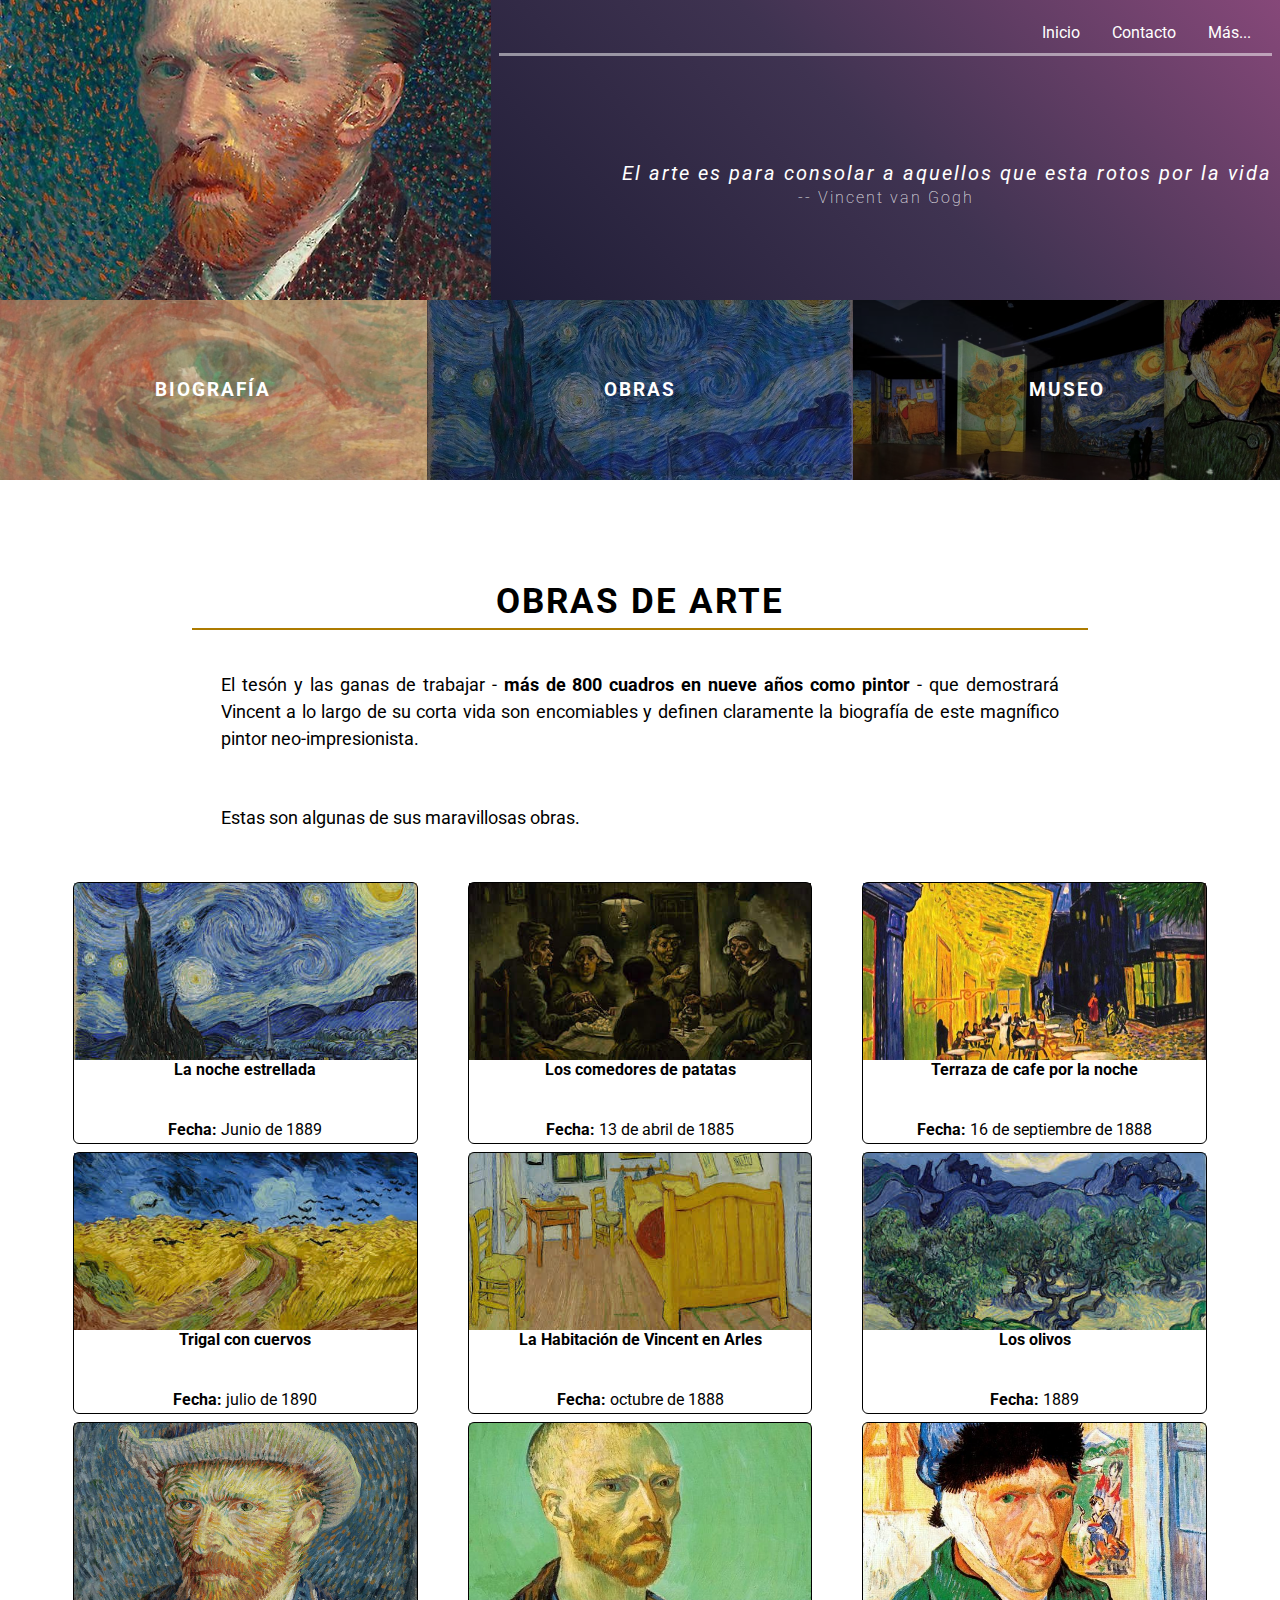
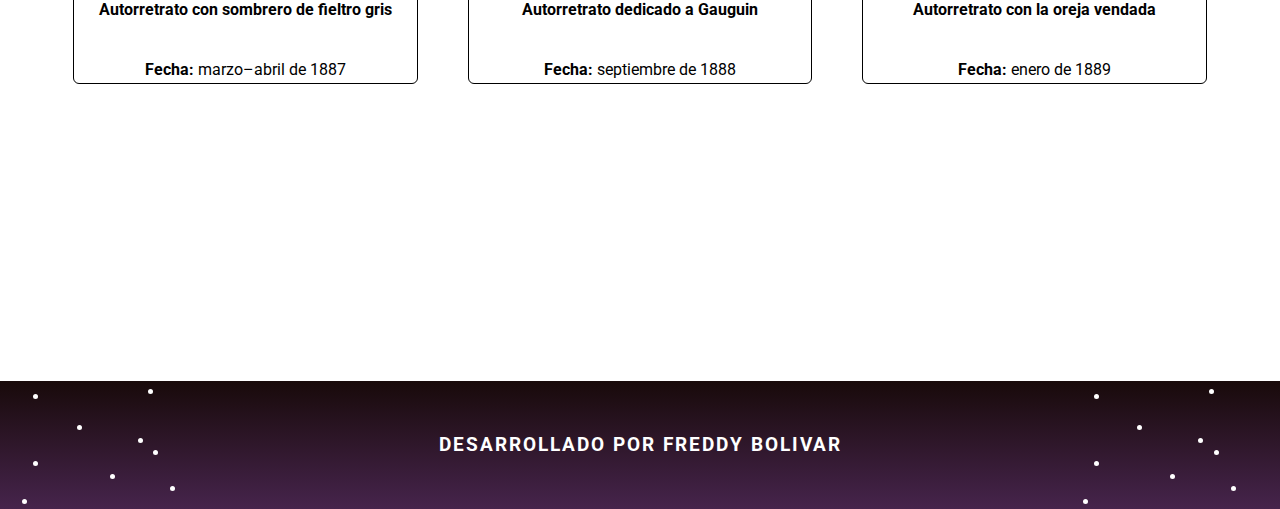
<file: obras.html>
<!DOCTYPE html>
<html lang="en">
<head>
    <meta charset="UTF-8">
    <meta name="viewport" content="width=device-width, initial-scale=1.0">
    <title>Obras de arte - Vincent</title>
    <meta name="description" content="más de 800 cuadros en nueve años como pintor">
    <meta name="keyword" content="van Gogh obras de arte, Vincent obras de arte, Gogh obras de arte, obras de arte van Gogh, obras de arte Vincent, van Gogh pinturas, Vincent pinturas, Gogh pinturas, pinturas van Gogh, pinturas Vincent">
    <link rel="preconnect" href="https://fonts.googleapis.com">
    <link rel="preconnect" href="https://fonts.gstatic.com" crossorigin>
    <link href="https://fonts.googleapis.com/css2?family=Roboto:ital,wght@0,100;0,300;0,400;1,100;1,400&display=swap" rel="stylesheet">

    <link rel="icon" href="van gogh's life - 00.ico">
    <link rel="stylesheet" href="styles.css">
    <link rel="stylesheet" href="styles-obras.css">
</head>
<style>

</style>
<body>
    <header id="header">
        <div class="header-image header-image-activate"></div>
        <div class="header-info">
            <div class="header-menu">
                <nav class="header-menu-list">
                    <a href="index.html">Inicio</a>
                    <a href="mailto:freddybolivar645@gmail.com">Contacto</a>
                    <a href="mas-info.html">Más...</a>
                </nav>
            </div>
            <div class="header-title">
                <blockquote cite="http://example.com/facts">
                    <p class="cite">El arte es para consolar a aquellos que esta rotos por la vida</p>
                    <p class="cite-autor"><span>-- Vincent van Gogh</span></p>
                </blockquote>
            </div>
        </div>
    </header>

    <section class="container">
        <div id="section-obra">
            <article class="article-obra">
                <div class="data">
                    <h2>Obras de arte</h2>
                    <p class="data-parrafo">
                        El tesón y las ganas de trabajar - <span>más de 800 cuadros en nueve años como pintor</span> - que demostrará Vincent a lo largo de su corta vida son encomiables y definen claramente la biografía de este magnífico pintor neo-impresionista.
                    </p>
                    <p class="data-parrafo">
                        Estas son algunas de sus maravillosas obras.
                    </p>
                    <div class="cont-obra">
                        <div class="obra-p">
                            <div class="target">
                                <div class="t-img">
                                    <img src="descarga.jpg" alt="La noche estrellada por Vincent van Gogh">
                                </div>
                                <div class="t-p">
                                    <h4>La noche estrellada</h4>
                                    <p><span>Fecha:</span> Junio de 1889</p>
                                </div>
                            </div>
                            <div class="target">
                                <div class="t-img">
                                    <img src="Los comedores de patatas.jpg" alt="Los comedores de patatas por Vincent van Gogh">
                                </div>
                                <div class="t-p">
                                    <h4>Los comedores de patatas</h4>
                                    <p><span>Fecha:</span> 13 de abril de 1885</p>
                                </div>
                            </div>
                            <div class="target">
                                <div class="t-img">
                                    <img src="Terraza de café por la noche.jpg" alt="Terraza de cafe por la noche por Vincent van Gogh">
                                </div>
                                <div class="t-p">
                                    <h4>Terraza de cafe por la noche</h4>
                                    <p><span>Fecha:</span> 16 de septiembre de 1888</p>
                                </div>
                            </div>
                            <div class="target">
                                <div class="t-img">
                                    <img src="Trigal con cuervos.jpg" alt="Trigal con cuervos por Vincent van Gogh">
                                </div>
                                <div class="t-p">
                                    <h4>Trigal con cuervos</h4>
                                    <p><span>Fecha:</span>  julio de 1890</p>
                                </div>
                            </div>
                            <div class="target">
                                <div class="t-img">
                                    <img src="La Habitación de Vincent.jpg" alt="La Habitación de Vincent en Arles por Vincent van Gogh">
                                </div>
                                <div class="t-p">
                                    <h4>La Habitación de Vincent en Arles</h4>
                                    <p><span>Fecha:</span> octubre de 1888</p>
                                </div>
                            </div>
                            <div class="target">
                                <div class="t-img">
                                    <img src="Los olivos.jpg" alt="Los olivos por Vincent van Gogh">
                                </div>
                                <div class="t-p">
                                    <h4>Los olivos</h4>
                                    <p><span>Fecha:</span> 1889</p>
                                </div>
                            </div>
                            <div class="target">
                                <div class="t-img">
                                    <img src="Autorretrato con sombrero de fieltro gris.jpg" alt="Autorretrato con sombrero de fieltro gris por Vincent van Gogh">
                                </div>
                                <div class="t-p">
                                    <h4>Autorretrato con sombrero de fieltro gris</h4>
                                    <p><span>Fecha:</span> marzo–abril de 1887</p>
                                </div>
                            </div>
                            <div class="target">
                                <div class="t-img">
                                    <img src="Autorretrato dedicado a Gaugin.jpg" alt="Autorretrato dedicado a Gauguin por Vincent van Gogh">
                                </div>
                                <div class="t-p">
                                    <h4>Autorretrato dedicado a Gauguin</h4>
                                    <p><span>Fecha:</span> septiembre de 1888</p>
                                </div>
                            </div>
                            <div class="target">
                                <div class="t-img">
                                    <img src="Autorretrato con la oreja vendada.jpg" alt="Autorretrato con la oreja vendada por Vincent van Gogh">
                                </div>
                                <div class="t-p">
                                    <h4>Autorretrato con la oreja vendada</h4>
                                    <p><span>Fecha:</span> enero de 1889 </p>
                                </div>
                            </div>
                        </div>
                    </div>
                </div>
            </article>
            <nav class="nav-s nav-s-activate">
                <a href="biografia.html" class="nav-i">
                    <h3 class="nav-t">Biografía</h3>
                </a>
                <a href="obras.html" class="nav-i">
                    <h3 class="nav-t">Obras</h3>
                </a>
                <a href="museo.html" class="nav-i">
                    <h3 class="nav-t">Museo</h3>
                </a>
            </nav>
            <nav class="cont-3 nav-s-phone">
                <a href="biografia.html" class="p-3">
                    <div class="i"></div>
                    <p>Biografía</p>
                </a>
                <a href="obras.html" class="p-3">
                    <div class="i"></div>
                    <p>Obras</p>

                </a>
                <a href="museo.html" class="p-3">
                    <div class="i"></div>
                    <p>Museo</p>
                </a>
            </nav>
        </div>
    </section>

    <footer id="footer">
        <div class="fondo fondo-left fondo-activate">
            <div class="start-1 start"></div>
            <div class="start-2 start"></div>
            <div class="start-3 start"></div>
            <div class="start-4 start"></div>
            <div class="start-5 start"></div>
            <div class="start-6 start"></div>
            <div class="start-7 start"></div>
            <div class="start-8 start"></div>
            <div class="start-9 start"></div>
        </div>
        <div class="footer-info">
            <h3>Desarrollado por Freddy Bolivar</h3>
        </div>
        <div class="fondo fondo-right fondo-activate">
            <div class="start-1 start"></div>
            <div class="start-2 start"></div>
            <div class="start-3 start"></div>
            <div class="start-4 start"></div>
            <div class="start-5 start"></div>
            <div class="start-6 start"></div>
            <div class="start-7 start"></div>
            <div class="start-8 start"></div>
            <div class="start-9 start"></div>
        </div>
    </footer>
</body>
</html>
</file>
<file: styles.css>
*{
    margin: 0;
    padding: 0;
    box-sizing: border-box;
    font-family: 'Roboto', sans-serif;

}
body{
    display: flex;
    flex-flow: column nowrap;
    justify-content: space-between;
}

.container{
    display: flex;
    flex-flow: column nowrap;
}

#header{
    display: flex;
    flex-flow: row nowrap;
    width: 100%;
    height: 300px;
}
    .header-image-activate{
        display: block;
    }
    .header-image{
        flex:4 1 auto;
        height: auto;
        background: url("Self-Portrait _ The Art Institute of Chicago.jpg");
        background-position: center;
        background-size:cover;
        margin:0;
        padding:0;
    }
    .header-info{
        flex:1 1 auto;
        display: flex;
        flex-flow: column nowrap;
        justify-content: space-around;
        margin:0;
        padding:.5rem;
        background: linear-gradient(45deg, #1F1D36, #3F3351, #864879);
    }
        .header-menu{
            flex: 1 1 auto;
            margin: 0;
            padding: 0;
            height: 2rem;
        }
            .header-menu-list{
                box-shadow: 0px -3px  rgba(255, 255, 255, .5) inset;
                text-align: right;
                padding: 5px;
                display: flex;
                justify-content: flex-end;
            }
            .header-menu-list a{
                text-decoration: none;
                color:#fff;
                margin: .60rem 1rem;
            }
        .header-title{
            flex: 5 1 auto;
            display: flex;
            align-items: center;

            width: 100%;

            position: relative;
        }
        .header-title blockquote{
            flex: 3 1 auto;
            text-align: center;
            color:#fff;

        }
        .header-title blockquote p{
            flex:1 1 auto;
            align-self: center;
        }
        .cite{
            letter-spacing: 2px;
            font-size: 20px;
            font-weight: 400;
            line-height: 1.5;
            font-style: italic;
            color:#fff;

            text-align: right;


        }
        .cite-autor{
            font-style: normal;
            font-weight: 200;
            letter-spacing: 2px;
            color: rgba(255,255,255, 0.8);
        }


#section{
    flex:5 1 auto;
    background: white;
    display: flex;
    flex-flow: row nowrap;
    width: 100%;
    height: 850px;
    margin: .9rem 0;
    padding: .5rem;


}


    .article{
        flex:1 1 auto;
        width: 100%;
        display: flex;
        flex-flow: column nowrap;
        justify-content: center;
        align-items: center;

        margin:0 auto;
    }
    .article h1{
        flex: 1 1 auto;
        margin-bottom: .5rem;
        text-align: center;
        font-size: 35px;
    }
    .article h2{
        text-transform: uppercase;
        margin: 0 auto;
        text-align: center;
    }
    .article-intro{
        font-size: 18px;
    }

    .article-intro, .article h1{
        text-align: center;
        display: flex;
        justify-content: center;
        align-items: center;
    }


    .article p{
        flex: 1 1 auto;

        text-align: justify;
        width: 90%;
        margin: .7rem auto;
        padding: .7rem 1.8rem;
        line-height: 1.5;

        box-shadow: 5px 5px 10px rgba(0,0,0,0.5);
        border-radius: 5px;

    }

    .nav-s-activate{
        display: block;
    }
    .nav-s-phone{
        display: none;
    }

    .nav-s{
        flex:5 1 auto;
        display: flex;
        align-items: center;
    }
        .nav-i{
            flex:1 1 auto;
            display: flex;
            flex-direction: column;
            justify-content: center;
            align-items: center;

            width: 145px;
            height: 550px;

            text-decoration: none;
            color: white;

            position: relative;

            transition: all .8s;
        }
        .nav-i:hover{
            transform: scale(1.2);
            font-size: 20px;
            z-index: 1;
        }
        .nav-i:nth-child(1){
            background: url("van gogh's life - 00.png");
            background-position: center;
            background-size: cover;
        }
        .nav-i:nth-child(1)::before{
            content:"";

            position: absolute;

            width: 100%;
            height: 100%;

            background: url("van gogh's life - 00.png");

            opacity: .5;
        }
        .nav-i:nth-child(2){
            background: url("A história fascinante por trás da obra _Noite….jpg");
            background-position: center;
            background-size: cover;
        }
        .nav-i:nth-child(2)::before{
            content:"";

            position: absolute;

            width: 100%;
            height: 100%;

            background: url("Un ilustrador recrea la vida de Van Gogh con un cómic lleno de color - Cultura Inquieta.jpg");

            opacity: .5;
        }
        .nav-i:nth-child(3){
            background: url("van_gogh_cuadro_2_15_millones_euros-ktCI--1200x630@abc.jpg");
            background-position: center;
            background-size: cover;
        }
        .nav-i:nth-child(3)::before{
            content:"";

            position: absolute;

            width: 100%;
            height: 100%;

            background: url("van_gogh_cuadro_2_15_millones_euros-ktCI--1200x630@abc.jpg");

            opacity: .5;
        }
        .nav-t{
            text-transform: uppercase;
            letter-spacing: 2px;

            position: relative;
        }
    .nav-section{
        display: flex;
        flex:5 1 65%;
    }
    .nav-img{
        display:flex;
        position:relative;
        flex-direction: column;
        flex:1 1 35%;
        padding:0;
        margin:0;
        width:130px
    }
    .nav-img:hover{
        transform: scale(1.2);
    }
    .nav-img p{
        position: absolute;
        bottom: 0;
        right: 50%;
    }
    .nav-img a{
        display:flex;
        flex: 1 1 100%;
        padding:0;
        margin:0;
        height: 100px;
    }
    .nav-img a img{
        width:auto;
        height:auto;
        max-width: 100%;
        max-height: 100%;
        padding:0;
        margin:0;
    }


#footer{
    display: flex;
    width: 100%;
    height: 8rem;
}
    .fondo-activate{
        display: block;
    }
    .footer-info{
        background: linear-gradient(#180A0A, #46244C);
        flex: 2 1 auto;
        display: flex;
        justify-content: center;
        align-items: center;

        text-transform: uppercase;
        text-align: center;
        font-weight: 200;

        padding:10px 0;

        color:#fff;

        letter-spacing: 2px;


    }
        .fondo{
            flex: 1 1 auto;
            position: relative;
            left: 0;
            right: 0;
            top: 0;
            height: 100%;
            background: linear-gradient(#180A0A, #46244C);
        }
                .start {
                    background-color: white;
                    display: inline-block;
                    width: 5px;
                    height: 5px;
                    border-radius: 50%;
                    position: absolute;
                    animation-iteration-count: infinite;
                }

                .start-1{
                    left:15%;
                    top: 10%;
                    animation-name: st;
                    animation-duration: 2.1s, 2s;
                }

                .start-2{
                    top: 6%;
                    right: 30%;
                    animation-name: st;
                    animation-duration: 3s, 0.9s;
                }
                .start-3{
                    top: 54%;
                    left: 70%;
                    animation-name: st;
                    animation-duration: 4s, 0.9s;
                }
                .start-4{
                    bottom: 14%;
                    right: 20%;
                    animation-name: st;
                    animation-duration: 2.5s, .7s;
                }
                .start-5{
                    top: 44%;
                    right: 35%;
                    animation-name: st;
                    animation-duration: 2.8s, 2s;
                }
                .start-6{
                    top: 34%;
                    left: 35%;
                    animation-name: st;
                    animation-duration: 5s, 2.3s;
                }
                .start-7{
                    bottom: 34%;
                    left: 15%;
                    animation-name: st;
                    animation-duration: 3s, 1s;
                }
                .start-8{
                    bottom: 4%;
                    left: 10%;
                    animation-name: st;
                    animation-duration: 4s, 2.1s;
                }
                .start-9{
                    bottom: 24%;
                    left: 50%;
                    animation-name: st;
                    animation-duration: 3.5s, 2s;
                }
                @keyframes st {
                    20%{
                        opacity: 0.5;
                        transform: scale(0.5);
                    }

                }


@media screen and (max-width: 980px) {
    #section, #section-bio{
        flex-flow: column-reverse nowrap;
        padding: 0;
        margin-top: 0;
    }

    .article{
        margin: .7rem auto;
        padding: .6rem 2rem;
    }


    .article p{
        margin: .5rem auto;
        font-size: 17px;
        margin-bottom: .8rem;
        padding: .5rem .3rem;

    }

    .nav-s{
        flex:1 1 auto;
        height:100px;
        align-items:initial;
    }
    .nav-i{
        height: 160px;
    }

    #footer{
        height: 7rem;
    }

    .footer-info{
        padding: 8px 0;
    }
}

@media screen and (max-width: 860px){
    #header{
        height: 200px;
    }
    .header-image-activate{
        display: none;
    }

    .header-info{
        align-items: center;
        background: url("Vincent Van Gogh Sunflowers.jpg");
    }
    .header-menu{
        height: 1.5rem;
    }
    .header-menu-list{
        box-shadow: 0 5px rgba(0,0,0, .5);
    }
    .header-menu-list a{
        color:#fff;
        font-size: 15px;
        text-transform: uppercase;
        letter-spacing: 2px;
        margin: .50rem 1rem;
    }

    .cite{
        text-align: center;
        font-size: 20px;
        font-weight: 500;

    }
    .cite-autor{
        font-size: 18px;
        font-weight: 400;
        text-align: right;
    }



    .article{
        margin: .1rem auto;
        padding: .4rem 1.5rem;
    }
    .article p{
        font-size: 1em;
        margin-bottom: .7rem;
    }
    .nav-i{
        height: 140px;
    }


    #footer{
        margin-top: 2rem;
        height: 6rem;
    }

    .start{
        height: 4px;
        width: 4px;
    }

    .footer-info{
        padding: 6px 0;
    }
}

@media  screen and (max-width: 680px){
    .nav-i{
        height: 130px;
    }
}

@media screen and (max-width: 560px){
    .article{
        padding: .3rem 1.5rem;
    }
    .article h2{

        font-size: 18px;
        margin-bottom: .2rem;
    }

    .article p{
        margin:.5rem;
    }

    .nav-s{
            height: 80px;
    }
    .nav-i{
        padding: 1rem 0;
    }

    #footer{

        height: 5rem;
    }

    .start{
        height: 3px;
        width: 3px;
    }
}

@media screen and (max-width: 480px){
    #header{
        height: 160px;
    }
    .header-info{
        background: url("A história fascinante por trás da obra _Noite….jpg");
    }

    .header-menu-list{
        box-shadow: 0 2px rgba(255,255,255, .5);
        padding: 3px;
    }
    .header-menu-list a{
        color:#fff;
        font-size: 13px;
        margin: .40rem 1rem;
    }

    .cite{
        font-size: 17px;
        font-weight: 500;
    }

    .cite-autor{
        font-size: 16px;
        text-align: center;
    }

    .article{
        margin:.7rem auto;
        padding: 0 .8rem;
        flex: 4 1 auto;
    }
    .article h1{
        margin-top:.3rem;
        margin-bottom: 0;
        font-size: 30px;
    }

    .article p{
        font-size: .9em;
        line-height: 1.4;
        margin-bottom: .6rem;

        margin: .3rem  auto;
        padding: .2rem;
    }
    .article-intro{
        font-size: 14px;
    }

    /* Vista del menu */
    .nav-s-activate{
        display: none;
    }
    .nav-s-phone{
        display: block;
    }
    .cont-3{
        flex: 1 1 auto;
        width: 100%;
        padding: .2rem;

        display: flex;
        justify-content: space-between;
        box-shadow: 0 2px rgba(0,0,0,0.2);

        height: 2vh;
    }
    .cont-3 a{
        text-decoration: none;
        color:black;

        transition: box-shadow .3s;

    }
    .cont-3 a:active{
        box-shadow: 300px 0 rgba(0,0,0,0.1) inset,
                    -300px 0 rgba(0,0,0,0.1) inset;
    }

    .p-3{
        flex:1 1 auto;

        display: flex;
        flex-direction: column;
        justify-content: center;
        align-items: center;

    }

    .p-3 p{
        font-size: 14px;
    }

    .i{
        flex:1 1 auto;

        width: 80px;
    }

    .p-3:nth-child(1) .i{
        background: url("Figura-4-Autorretrato-con-oreja-vendada.jpg");
        background-size: cover;
        background-position: center;

        clip-path: circle();
    }
    .p-3:nth-child(2) .i{
        background: url("png-the-starry-night.png");
        background-size: cover;
        background-position: center;

        clip-path: circle();
    }
    .p-3:nth-child(3) .i{
        background: url("museo-vg.png");
        background-size: cover;
        background-position: center;

        clip-path: circle();
    }

    a p{
        text-align: center;
        text-transform: uppercase;
        font-size: 14px;
        letter-spacing: 1.5px;
        margin:.2rem 0;
    }

    #footer{
        height: 3rem;
    }

    .footer-info{
        padding:8px 0;

        font-weight: 200;
        font-size: 12px;
    }

    .fondo-activate{
        display: none;
    }


}
@media screen and (max-width: 375px){
    .cont-3{
        height: 5vh;
    }
}
@media screen and (max-width: 370px){
    .cont-3, #section, #header, #footer{
        width: 100vw;
    }
    .cont-3{
        height: 4vh;
    }
    .cite{
        font-size: 15px;
        font-weight: 300;
        line-height: 1.3;
    }
    .cite-autor{
        font-size: 15px;
        text-align: center;
    }


}
@media screen and (max-width: 290px) {
        .cont-3{
            padding: 0;
            margin: 0 auto;

            height: 5vh;
        }
        .p-3{
            height: 100%;
        }
    .header-info{
        padding: .3rem;
        width: 290px;
    }
    .header-menu-list a{
        text-decoration: none;
        color:#fff;
        margin: .30rem .5rem;
    }

    .cite{
        font-size: 12px;
        font-weight: 200;
    }
    .cite-autor{
        font-size: 14px;
    }

    .article h1{
        font-size: 20px;
    }
    .article p{
        width: 100%;
    }
    .article-intro{
        font-size: 13px;
    }


    .p-3 p{
        font-size: 12px;
    }
    .i{
        margin: .1rem 0;
    }
    .footer-info{
        font-size: 8px;
    }


}

@media screen and (max-width: 285px){
    .article-intro{
        font-size: 12px;
    }

}

@media screen and (max-height: 1368px) {
    #footer{
        margin-top: 260px;
    }
    .article{
        margin: 20px auto;
    }

}

@media screen and (max-height: 370px){
    .cont-3{
        height: 11vh;
    }
}
</file>
<file: style-bio.css>
#section-bio{
        display: flex;
        flex-flow: column-reverse nowrap;
        width: 100%;
        justify-content: center;
        align-items: center;
    }

    .article-bio{
        background: white;
        flex:1 1 auto;
        display: flex;
        flex-flow: column nowrap;

        justify-content: space-between;
    }
        .data h2{
            margin: .8rem auto;
            padding: .5rem;
            width: 70%;

            box-shadow: 0 -2px #ad7b00 inset;

            letter-spacing: 2px;
            font-size: 35px;
            text-align: center;
            text-transform: uppercase;
        }

        .article-bio p, .data p{
            text-align: justify;
            font-size: 18px;
            line-height: 1.5;

            width: 70%;
            margin: 1.5rem auto;
            padding: .7rem 1.8rem;

            margin: 30px auto;
        }

        .data h3{
            width: 70%;
            text-align: left;
            letter-spacing: 2px;
            margin-top:4rem;
            margin-left: 8rem;

            box-shadow: 0 -3px #ad7b00 inset;

            padding-bottom: .8rem;
        }

        .data p span{
            font-weight: bold;
        }


        .data p a{
            color:#ad7b00;
            text-decoration: none;
            box-shadow: 0 -2px #ad7b00 inset;
        }

        .data p:last-child{
            box-shadow: 0 -2px #ad7b00 inset;
        }
        .data p:nth-of-type(2):first-letter{
            float: left;
            font-family: Verdana;
            font-weight: 400;
            font-size: 110px;
            color: #3e3e3e;
            text-transform: lowercase;
            line-height: .28;
            padding: 20px 6px 10px 0;
            margin-left: -5px;
            font-style: normal;
        }

    .p-3{
        height: 70px;
    }

    .cont-3{
        flex: 1 1 auto;
    }

    .nav-s{
        flex:1 1 auto;
        display: flex;
        width: 100%;

        margin-bottom: 5rem;
    }

    .nav-i{
        width: 35%;
        height: 180px;
    }


    .cont-bio{
        width: 80%;
        outline:1px solid black;
        margin:1.8rem auto;

        display: flex;
        flex-flow: row wrap;
    }
        .bio-p{
            flex:1 1 auto;
            flex-grow: 1;

            width:300px;
            height: 120px;
        }

        .bio-p:nth-child(1){
            background: url("0006_vincent_van_gogh_01.jpg");
            background-position: center;
            background-size: cover;
        }
        .bio-p:nth-child(2){
            background: url("van-gogh-autoportrait-chapeau-paille.jpg");
            background-position: center;
            background-size: cover;
        }
        .bio-p:nth-child(3){
            background: url("efe_vincent.jpg_231334169.jpg");
            background-position: center;
            background-size: cover;
        }





    @media  screen and (max-width: 980px) {
        #section-bio{
            flex-flow: column-reverse nowrap;
            padding: 0;
            margin-top: 0;
        }

        .cont-3{
            width: 100%;
        }

        .bio-p{
            height: 100px;
        }

        .nav-s{
            width: 100%;
            margin-bottom: 90px;
        }

        .nav-i{
            height: 160px;
        }


    }

    @media  screen and (max-width: 880px){
        .article-bio h2, .data h2{

            margin: .5rem auto;
            width: 80%;
        }

        .article-bio p, .data p{
            width: 80%;
        }

        .data h3{
            width: 80%;
             margin-left: 4rem;
             margin-top:3.7rem;
        }

        .bio-p{
            width: 25%;
        }
        .nav-s{
            margin-bottom: 80px;
        }
        .nav-i{
            height: 140px;
        }
    }

    @media  screen and (max-width: 680px){
        .cont-bio{
            width: 85%;
            outline:1px solid black;
            margin:1.8rem auto;

            display: flex;
            flex-flow: row wrap;

            border-radius: 5px;
        }
        .data h3{
            width: 80%;
             margin-left: 3rem;
             margin-top:3.3rem;
        }

        .data p{
            font-size: 16px;
        }

        .nav-i{
            height: 130px;
        }

        .data p:nth-of-type(2):first-letter{
            font-size: 100px;
            padding: 10px 6px 13px 0;

        }
    }
    @media  screen and (max-width: 570px){
        .data h3{
            font-size: 18px;
        }
    }
    @media  screen and (max-width: 480px){
        .cont-bio{
            width: 80%;
        }


        .article-bio h2{
            margin-top: 30px;
            font-size: 25px;
            padding:.3rem;

        }
        .data h3{
            width: 80%;
             margin-left: 2rem;
             letter-spacing: 1.6;
             font-size: 17px;
        }
        .bio-p{
            height: 70px;
        }
        .article-bio p{
            font-size: 14px;
            margin: 1.1rem auto;
            padding: .5rem 1.4rem;
        }
        .cont-3{
            height: 10vh;

        }
        .p-3{
            height: 100%;
        }

        .nav-s-activate{
            display: none;
        }

        .data p:nth-of-type(2):first-letter{
            font-size: 90px;
            padding: 10px 6px 13px 0;

        }

     }

@media screen and (max-width: 375px){
    .cont-3{
            height: 15vh;
    }
}

@media  screen and (max-width: 370px){
    .cont-3, #section-museo, #header, #footer{
        /* width: 384px; */
        width: 100vw;
    }

}

    @media  screen and (max-width: 295px){
        .cont-3{
            padding: 0;
            margin: 0 auto;

            height: 10vh;
        }
        .p-3{
            height: 100%;
        }
        .i{
            margin: .2rem 0;
        }
        .p-3 p{
            font-size: 12px;
        }

        .data h3{
            font-size: 13px;
        }

        .article-bio p{
            font-size: 13px;
            margin: .9rem auto;
            padding: .3rem .9rem;
            line-height: 1.6;
        }
      }
@media screen and (max-height: 915px){
    .cont-3{
        height: 9vh;
    }
}

@media screen and (max-height: 896px){
    .cont-3{
        height: 9vh;
    }
}
@media screen and (max-height: 667px){
    .cont-3{
        height: 12vh;
    }
}
@media screen and (max-height: 370px){
    .cont-3{
        height: 18vh;
    }
}
</file>
<file: styles-museo.css>
#section-museo{
        display: flex;
        flex-flow: column-reverse nowrap;
        width: 100%;
    }

    .c-m{
        margin-bottom: 3rem;
    }

    .article-museo{
        background: white;
        flex:3 1 auto;
        display: flex;
        flex-flow: row wrap;

    }

    .data{
        flex: 1 1 auto;
        width: 65%
        flex-flow:1;
        display: flex;
        flex-flow: column nowrap;
        align-self: stretch;
    }

        .data-title{
            flex: 1 1 auto;
            margin: .8rem auto;
            padding: .5rem;
            width: 70%;

            box-shadow: 0 -2px #ad7b00 inset;

            letter-spacing: 2px;
            font-size: 35px;
            text-align: center;
            text-transform: uppercase;
        }
        .data-subtitle{
            flex: 1 1 auto;
            margin: .8rem auto;
            padding: .2rem;
            width: 70%;


            letter-spacing: 2px;
            font-size: 20px;
            text-align: center;
            text-transform: uppercase;
        }
        .data h3{
            width: 70%;
            text-align: left;
            letter-spacing: 2px;
            margin-top:4rem;
            margin-left: 8rem;

            box-shadow: 0 -3px #ad7b00 inset;

            padding-bottom: .8rem;
        }

        .data-p{
            flex: 1 1 auto;
            text-align: justify;
            font-size: 18px;
            line-height: 1.5;

            width: 70%;
            margin: 1.5rem auto;
            padding: .7rem 1.8rem;

            margin: 30px auto;

        }

        p.data-p span, .data-p span{
            font-weight: bold;
        }

        dl.data-p, img.data-p{
            margin: .2rem auto;
        }

        img.data-p{
            display: block;
            max-width:100%;
            border-radius:10%;
            object-fit: cover;
        }

        .data-p-enlace{

            text-decoration: none;

            text-align: justify;
            font-size: 18px;
            line-height: 1.5;

            width: 70%;
            margin: 1.5rem auto;
            padding: .7rem 1.8rem;

            margin: 30px auto;
            border:1px solid #ad7b00;

            transition: box-shadow 1s;
        }
        .data-p-enlace:hover{
            box-shadow: 200px 0 #ad7b00 inset;
            color:#fff;
        }


    .data-2-img{
        box-sizing: border-box;
        margin: 0;
        padding: 0;

        box-shadow: 0 -3px rgba(0,0,0,0.5) inset;
    }
    .row{
        display: flex;
        flex-wrap: wrap;
        padding: 5px;
    }
    .column{
        flex: 25%;
        padding: 5px;
    }
    .column img{
        width: 100%;
        margin-top: 5px;
    }



    .nav-s{
        flex:1 1 auto;
        display: flex;

        margin-bottom: 5rem;
    }
    .nav-i{
        width: 35%;
        height: 180px;
    }

@media screen and (max-width: 980px) {
    #section-museo{
            padding: 0;
            margin-top: 0;
    }

    .nav-s{
        width: 100%;
        margin-bottom: 90px;
    }

    .nav-i{
        height: 160px;
    }
}

@media screen and (max-width: 880px){
    .data h2{
        margin: .5rem auto;
        width: 80%;
    }
    .nav-s{
        margin-bottom: 80px;
        }
    .nav-i{
        height: 140px;
    }

    .data-p{
        width: 80%;
    }

    .data h3{
        width: 80%;
        margin-left: 4rem;
        margin-top:3.7rem;
    }
}
@media  screen and (max-width: 680px){
    .column{
        flex: 50%;
    }
    .data h3{
        width: 80%;
        margin-left: 3rem;
        margin-top:3.3rem;
    }

    .data-p{
        font-size: 16px;
    }
    .nav-i{
        height: 130px;
    }
}
@media  screen and (max-width: 570px){
    .data h3{
        font-size: 18px;
    }
}

@media  screen and (max-width: 480px){
    .column{
        flex: 100%;
    }
    .nav-s-activate{
        display: none;
    }

    .data h2{
        margin: .6rem auto;
        font-size: 25px;
        padding:.3rem;
    }
    .data-subtitle{
        font-size: 20px;
    }
    .data h3{
        width: 80%;
         margin-left: 2rem;
         letter-spacing: 1.6;
         font-size: 17px;
    }
    .data-p{
        font-size: 14px;
        margin: 1.1rem auto;
        padding: .5rem 1.4rem;
    }
    .data-p-enlace{
        font-size: 16px;

        width: 80%;
        margin: 1.3rem auto;
        padding: .6rem 1.8rem;

        margin: 30px auto;
    }


    .cont-3{
        height: 10vh;
        margin-bottom: 40px;

    }
    .p-3{
        height: 100%;
    }
}

@media  screen and (max-width: 370px){
    #header, #section-museo, #footer{
            width: 384px;
    }
    .cont-3{
        width: 384px;
    }
}
@media  screen and (max-width: 370px){
    .cont-3, #section-museo, #header, #footer{
        width: 100vw;
    }

}
@media screen and (max-width: 290px) {
    .cont-3{
        padding: 0;
        margin: 0 auto;

        height: 10vh;
        margin-bottom: 30px;
    }
        .p-3{
            height: 100%;
        }
        .i{
            margin: .2rem 0;
        }
        .p-3 p{
            font-size: 12px;
        }
        .data-title{
            font-size: 20px;
        }
        .data-subtitle{
            font-size: 15px;
        }

        .data h3{
            font-size: 13px;
        }

        .article-museo{
            width: 300px;
        }

        .data-p{
            margin-bottom: .9rem;

            font-size: 13px;
            margin: .9rem auto;
            padding: .3rem .9rem;
            line-height: 1.6;
        }
    .data-p-enlace{
        font-size: 15px;

        width: 80%;
        margin: 1.2rem auto;

        margin: 30px auto;
    }


}

@media screen and (max-height: 915px){
    .cont-3{
        height: 9vh;
    }
}

@media screen and (max-height: 896px){
    .cont-3{
        height: 9vh;
    }
}

@media screen and (max-height: 667px){
    .cont-3{
        height: 12vh;
    }
}

@media screen and (max-height: 370px){
    .cont-3{
        height: 18vh;
    }
}
</file>
<file: styles-mas-info.css>
figure.data-p img{
    display: block;
    max-width:100%;
    object-fit: cover;

    margin:0 auto;

}
.data h2{
    margin: .8rem auto;
    padding: .5rem;
    width: 70%;
}
.data-p-enlace-2{

    text-decoration: none;
    text-align: justify;
    font-size: 16px;
    line-height: 1.5;

    width: 70%;
    margin: 1.5rem auto;
    padding: .3rem 1.8rem;

    margin: 30px auto;
    border:1px solid #ad7b00;


    transition: box-shadow 1s;
}
.data-p-enlace-2:hover{
    box-shadow: 160px 0 #ad7b00 inset;
    color:#fff;
}

.data-p-enlace-2 span{
    font-weight: normal;
}

iframe{
    width: 560px;
    height: 315px;
}
figcaption{
    margin-top: 2%;
}

@media screen and (max-width: 980px) {
    #section-museo{
            padding: 0;
            margin-top: 0;
    }

    .nav-s{
        width: 100%;
        margin-bottom: 90px;
    }

    .nav-i{
        height: 160px;
    }
}

@media screen and (max-width: 880px) {
    .data-p{
        width: 80%;
    }
    .data h2{
        margin: .5rem auto;
        width: 80%;
    }
    .nav-s{
        margin-bottom: 80px;
    }
    .nav-i{
            height: 140px;
        }
}

@media screen and (max-width: 680px){
    iframe{
        width: 85%;
        height: 280px;
    }
    .data-p{
        font-size: 16px;
    }
}

@media screen and (max-width: 480px){
    iframe{
        width: 90%;
        height: 180px;
    }
    .data-p-enlace-2{
        font-size: 16px;

        width: 80%;
        margin: 1.3rem auto;
        padding: .2rem 1.6rem;

        margin: 30px auto;
    }
    a.data-p-enlace-2 span{
        display: none;
    }
    .data h2{
        font-size: 25px;
        margin-top: 30px;
    }
    .data-p{
        font-size: 14px;
        margin: 1.1rem auto;
        padding: .5rem 1.4rem;
    }
    .cont-3{
        height: 10vh;
    }

}
@media  screen and (max-width: 370px){
    .cont-3, #section, #header, #footer{
        width: 100vw;
    }

}
@media screen and (max-width: 360px){
    .data-p-enlace-2{
        font-size: 12px;

        width: 80%;
        margin: 1.2rem auto;


        margin: 30px auto;
    }

    .data h2{
        font-size: 20px;
    }


}
@media screen and (max-width: 290px) {
    .cont-3{
        padding: 0;
        margin: 0 auto;

        height: 10vh;
    }
    .p-3{
        height: 100%;
    }
    .data-p-enlace-2{
        font-size: 12px;

        width: 80%;
        margin: 1.2rem auto;

        padding: .1rem 1.5rem;

        margin: 30px auto;
    }
    .data-p{
        margin-bottom: .9rem;

        font-size: 13px;
        margin: .9rem auto;
        padding: .3rem .9rem;
        line-height: 1.6;
    }
    .data h3{
        margin-left: 1.5rem;
    }

}

@media screen and (max-height: 915px){
    .cont-3{
        height: 9vh;
    }
}

@media screen and (max-height: 896px){
    .cont-3{
        height: 9vh;
    }
}
@media screen and (max-height: 667px){
    .cont-3{
        height: 12vh;
    }
}
@media screen and (max-height: 370px){
    .cont-3{
        height: 18vh;
    }
}
</file>
<file: styles-obras.css>
#section-obra{
        display: flex;
        flex-flow: column-reverse nowrap;
        width: 100%;
    }
    .article-obra{
        flex:3 1 auto;
        display: flex;
        flex-flow: column nowrap;
    }

        .data h2{
            margin: .8rem auto;
            padding: .5rem;
            width: 70%;

            box-shadow: 0 -2px #ad7b00 inset;

            letter-spacing: 2px;
            font-size: 35px;
            text-align: center;
            text-transform: uppercase;
        }

        .data p span{
            font-weight: bold;
        }

        .data-parrafo{
            text-align: justify;
            font-size: 18px;
            line-height: 1.5;

            width: 70%;
            margin: 1.5rem auto;
            padding: .7rem 1.8rem;

            margin: 30px auto;
        }


    .nav-s{
        flex:1 1 auto;
        display: flex;

        margin-bottom: 5rem;
    }
    .nav-i{
        width: 35%;
        height: 180px;
    }

    .cont-obra{
        width: 90%;
        margin: 1.8rem auto;

        display: flex;
        justify-content: center;
        align-items: center;
    }

    .obra-p{
        flex:1 1 auto;
        flex-grow: 1;

        display: flex;
        flex-flow: row wrap;
        justify-content: space-between;

        padding: 5px;
    }

    .target{
        width: 30%;
        height: 260px;

        border-radius: 5px;

        outline: 1px solid black;

        display: flex;
        flex-flow: column nowrap;

        margin: 5px;

        transition: box-shadow 0.3s ease;
        box-sizing: border-box;
    }
    .target:hover{
        box-shadow: 6px 7px 3px rgba(0,0,0,0.5);
    }
        .t-img{
            flex:10 1 auto;
            height: 50%;
            box-sizing: border-box;
        }

        .t-img img{
            max-width: 100%;
            height: 100%;
            width: 100%;
            object-fit: cover;
        }
        .t-p{
            flex: 1 1 auto;
            display: flex;
            flex-direction: column;
            justify-content: space-between;

            height: 30%;

        }
        .t-p h4{
            text-align: center;
        }
        .t-p p{
            margin: .2rem auto;
            text-align: center;
        }
        .t-p p span{
            font-weight: bold;
        }


@media screen and (max-width: 980px) {
    #section-obra{
            padding: 0;
            margin-top: 0;
    }

    .nav-s{
        width: 100%;
        margin-bottom: 90px;
    }

    .nav-i{
        height: 160px;
    }

}

@media  screen and (max-width: 880px){

    .obra-p{
        justify-content: center;
        align-items: center;
    }
    .target{
        width: 40%;
        height: 350px;
    }
    .t-p{
        height: 25%;
    }


    .data h2{
        width: 80%;
        margin: .5rem auto;
    }
    .data p{
        width: 80%;
        margin:0 auto;
    }

    .nav-s{
            margin-bottom: 80px;
        }
        .nav-i{
            height: 140px;
        }
}

@media  screen and (max-width: 680px){

    .target{
        width: 40%;
        height: 300px;
    }

    .data p{
            font-size: 16px;
        }

        .nav-i{
            height: 130px;
        }
    .t-p h4{
        font-size: 15px;
    }
    .t-p p{
        font-size: 12px;
    }

}

@media  screen and (max-width: 480px){
    .nav-s-activate{
        display: none;
    }

    .cont-3{
        height: 10vh;
    }
    .p-3{
        height: 100%;
    }
    .cont-obra{
        width: 70%;
    }
    .target{
        width: 100%;
    }

    .data h2{
        font-size: 25px;
        margin-top: 30px;
    }

    .data-parrafo{
        font-size: 14px;
    }

    .t-p h4{
        font-size: 16px;
    }
    .t-p p{
        font-size: 14px;
    }
}

@media  screen and (max-width: 370px){
    .cont-3, #section, #header, #footer{
        /* width: 384px; */
        width: 100vw;
    }

    .data h2{
        font-size: 20px;
    }
}

@media  screen and (max-width: 290px){
    .cont-obra{
        width: 90%;
    }
    .target{
        height: 250px;
    }

    .cont-3{
            padding: 0;
            margin: 0 auto;

            height: 10vh;
        }
        .p-3{
            height: 100%;
        }
        .i{
            margin: .2rem 0;
        }
        .p-3 p{
            font-size: 12px;
        }
    .data-parrafo{
        font-size: 13px;
    }

    .t-p p{
        font-size: 13px;
    }
    

}

@media screen and (max-height: 915px){
    .cont-3{
        height: 9vh;
    }
}

@media screen and (max-height: 896px){
    .cont-3{
        height: 9vh;
    }
}
@media screen and (max-height: 667px){
    .cont-3{
        height: 12vh;
    }
}
@media screen and (max-height: 370px){
    .cont-3{
        height: 18vh;
    }
}
</file>
